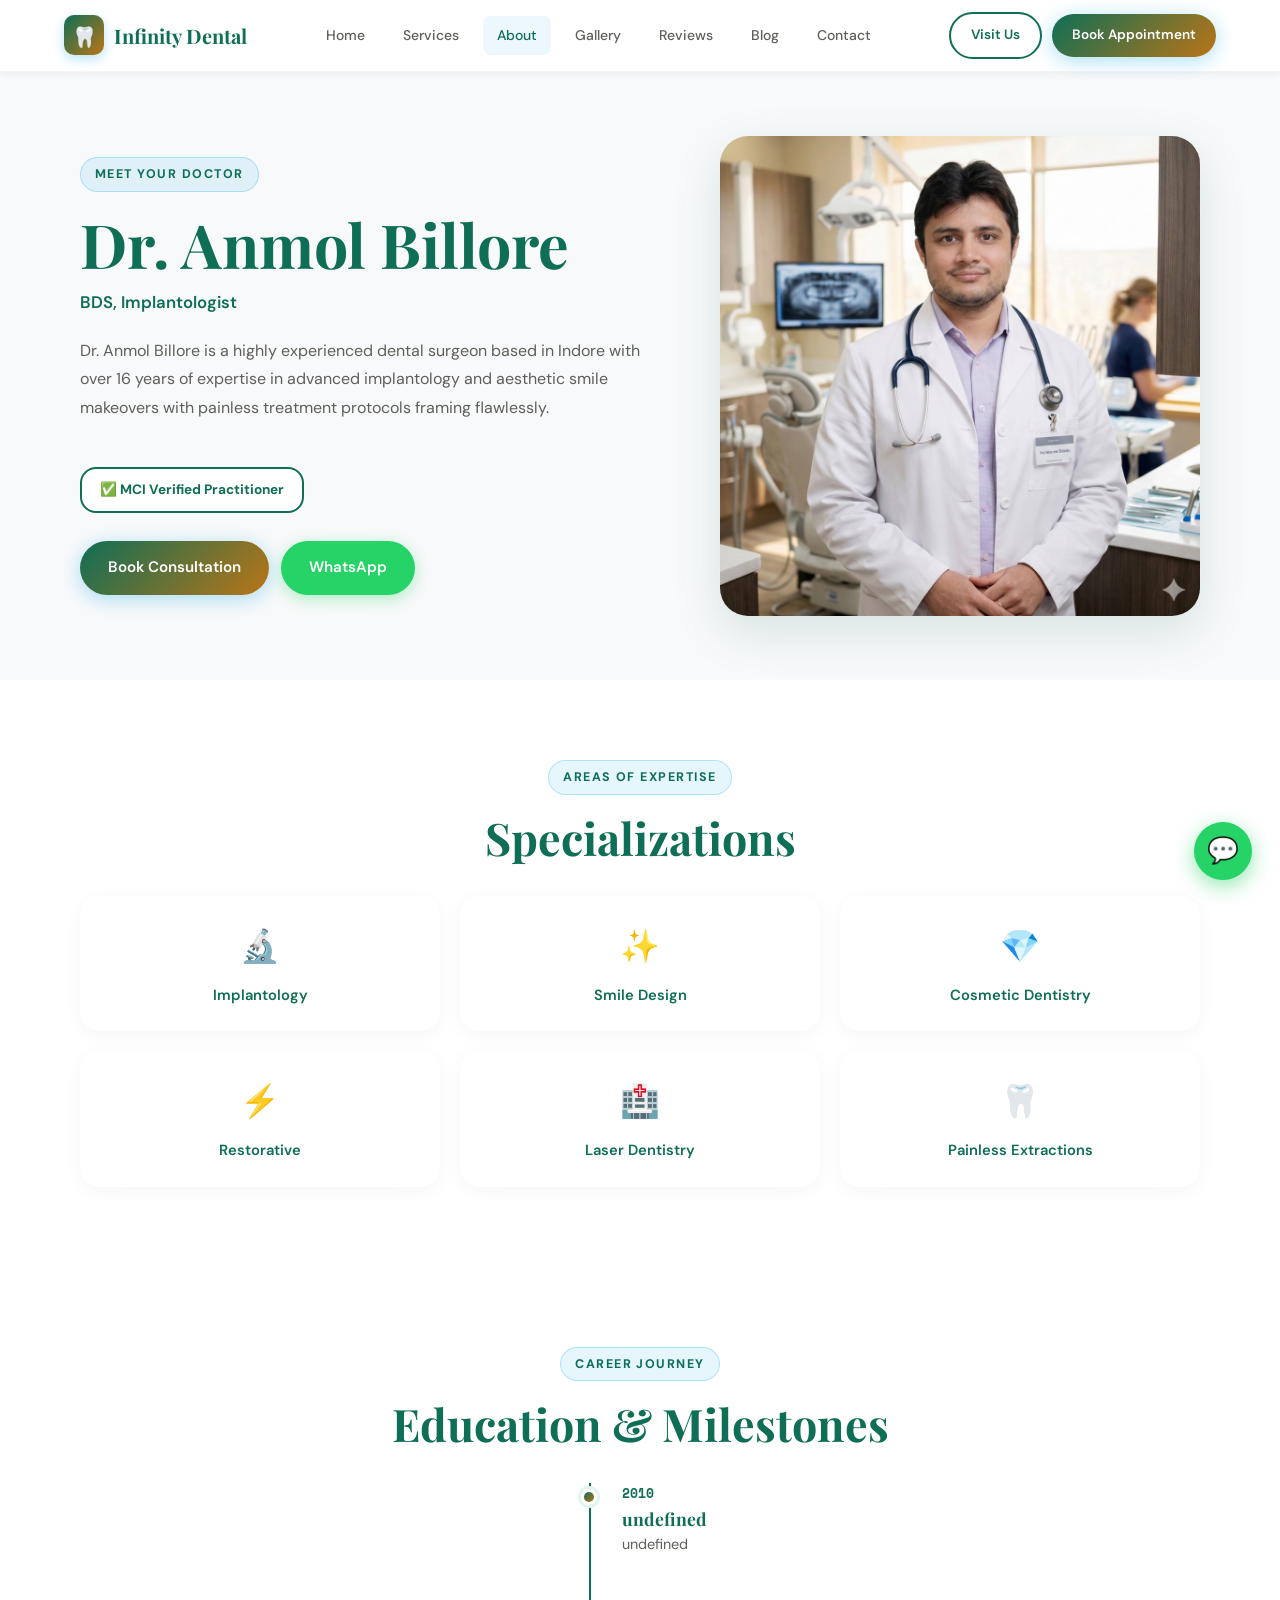
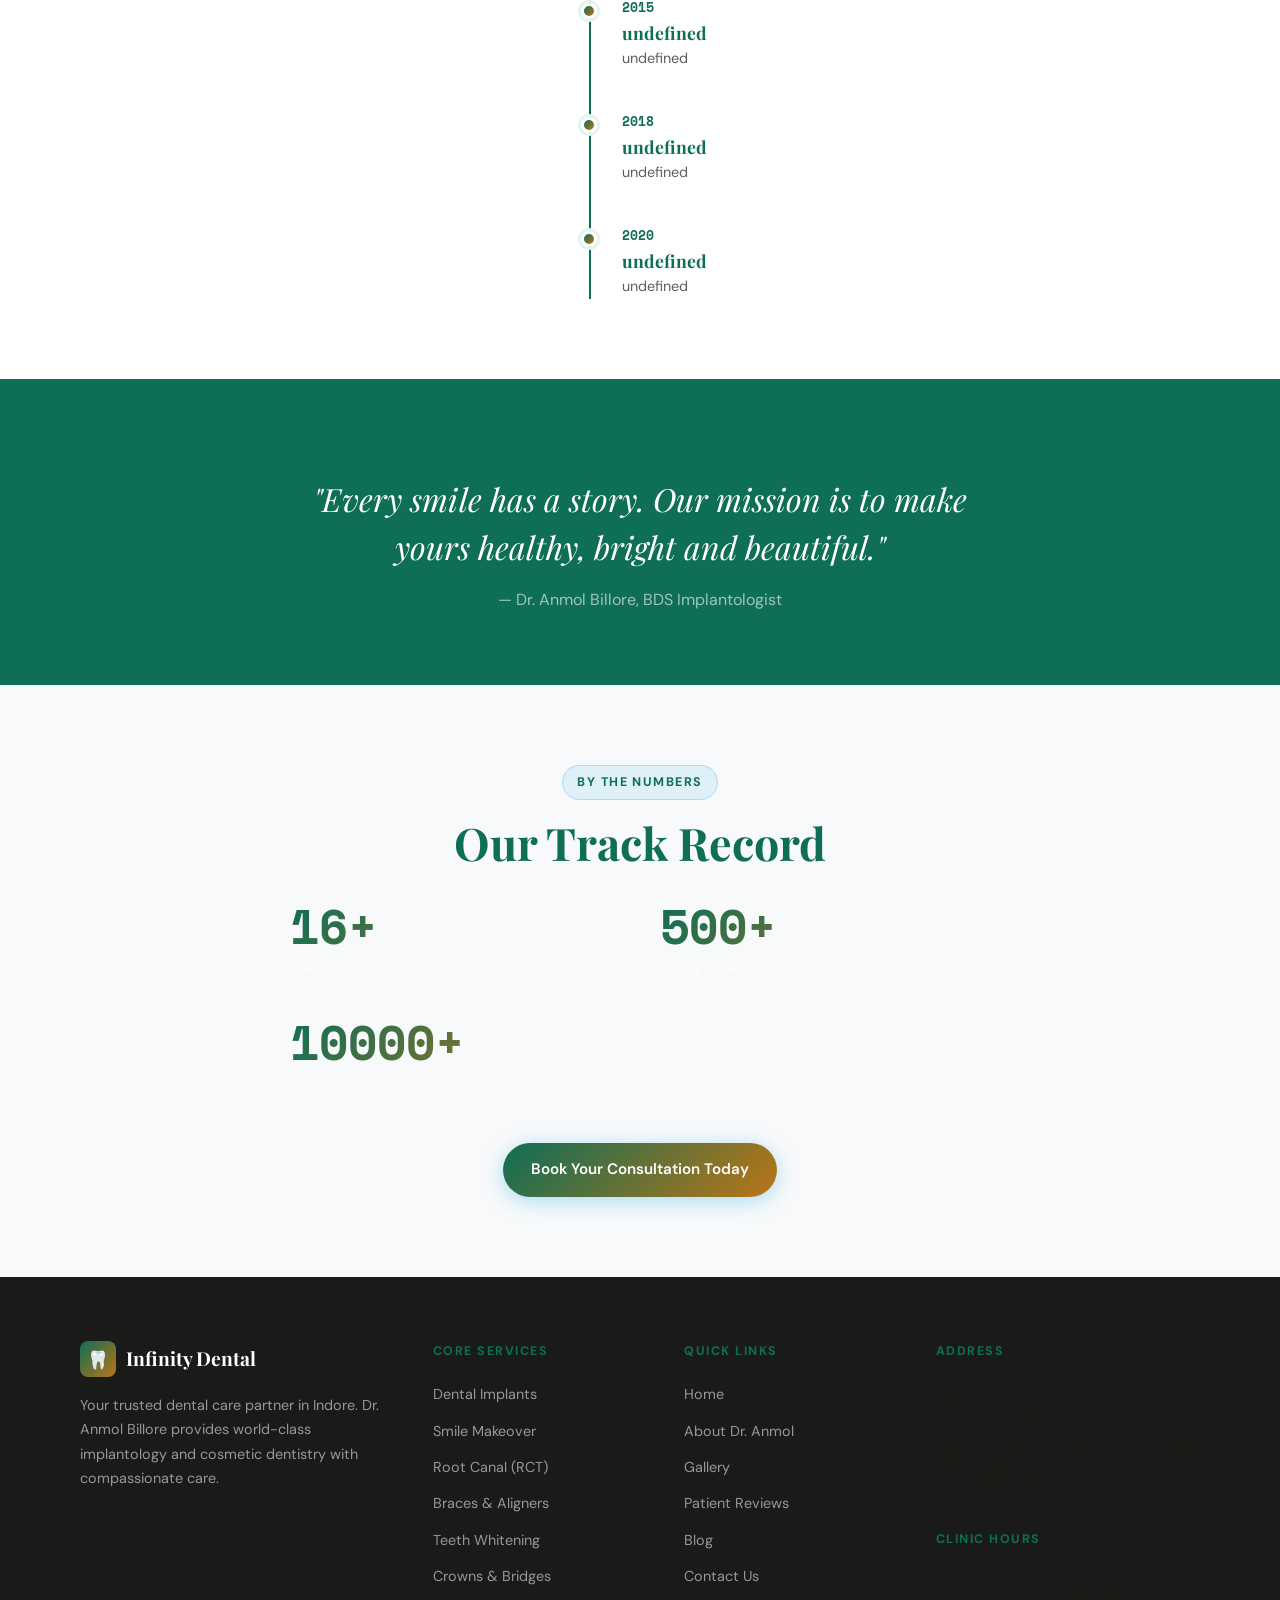
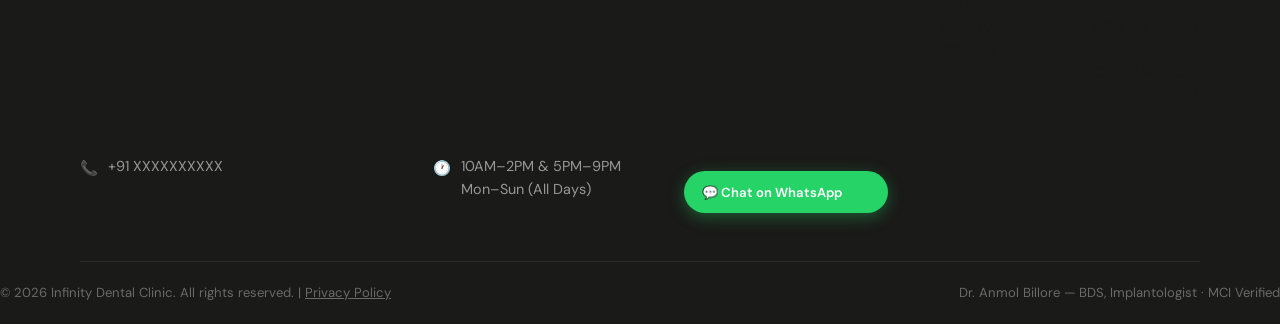
<file: about.html>
<!DOCTYPE html>
<html lang="en">
<head>
  <meta charset="UTF-8">
  <meta name="viewport" content="width=device-width, initial-scale=1.0">
  <title>About Dr. Anmol Billore | Infinity Dental Clinic Indore</title>
  <meta name="description" content="Learn about Dr. Anmol Billore, BDS Implantologist with 16+ years experience at Infinity Dental Clinic, Vijay Nagar Indore. MCI Verified.">
  <link rel="preconnect" href="https://fonts.googleapis.com">
  <link rel="preconnect" href="https://fonts.gstatic.com" crossorigin>
  <link href="https://fonts.googleapis.com/css2?family=Playfair+Display:ital,wght@0,700;1,700&family=DM+Sans:wght@300;400;500&family=Space+Mono:wght@400;700&display=swap" rel="stylesheet">
  <link rel="stylesheet" href="css/main.css">

  <script type="application/ld+json">
  {
    "@context": "https://schema.org",
    "@type": "Dentist",
    "name": "Infinity Dental Clinic",
    "description": "Expert dental implants and smile makeover clinic in Vijay Nagar, Indore. Dr. Anmol Billore — MCI Verified Implantologist with 16+ years experience.",
    "url": "https://dentalcheck.netlify.app",
    "telephone": "+91-XXXXXXXXXX",
    "email": "info@infinitydental.in",
    "address": {
      "@type": "PostalAddress",
      "streetAddress": "34, Scheme No. 54, Vijay Nagar",
      "addressLocality": "Indore",
      "addressRegion": "Madhya Pradesh",
      "postalCode": "452010",
      "addressCountry": "IN"
    },
    "geo": {
      "@type": "GeoCoordinates",
      "latitude": "22.7533",
      "longitude": "75.8937"
    },
    "openingHoursSpecification": [
      {
        "@type": "OpeningHoursSpecification",
        "dayOfWeek": ["Monday","Tuesday","Wednesday","Thursday","Friday","Saturday"],
        "opens": "09:00",
        "closes": "13:00"
      },
      {
        "@type": "OpeningHoursSpecification",
        "dayOfWeek": ["Monday","Tuesday","Wednesday","Thursday","Friday","Saturday"],
        "opens": "17:00",
        "closes": "21:00"
      },
      {
        "@type": "OpeningHoursSpecification",
        "dayOfWeek": ["Sunday"],
        "opens": "10:00",
        "closes": "13:00"
      }
    ],
    "aggregateRating": {
      "@type": "AggregateRating",
      "ratingValue": "4.9",
      "reviewCount": "200",
      "bestRating": "5"
    },
    "medicalSpecialty": "Dentistry",
    "availableService": [
      { "@type": "MedicalProcedure", "name": "Dental Implants" },
      { "@type": "MedicalProcedure", "name": "Smile Makeover" },
      { "@type": "MedicalProcedure", "name": "Root Canal Treatment" },
      { "@type": "MedicalProcedure", "name": "Teeth Whitening" }
    ]
  }
  </script>
</head>
<body>

  <!-- About Hero -->
  <section class="about-hero">
    <div class="container">
      <div class="about-hero-grid">
        <div class="about-hero-info anim-fade-up">
          <span class="section-label">Meet Your Doctor</span>
          <h1 id="about-name">Dr. Anmol Billore</h1>
          <p class="doctor-title" id="about-degree" style="color:var(--sky);font-weight:600;font-size:1.05rem;margin:8px 0 20px;">BDS, Implantologist</p>
          <p id="about-bio" style="line-height:1.8;margin-bottom:24px;"></p>
          <div class="mci-badge" id="mci-badge">✅ MCI Verified Practitioner</div>
          <div style="margin-top:28px;display:flex;gap:12px;flex-wrap:wrap;">
            <a href="contact.html#appointment" class="btn btn-primary" id="about-book-btn">Book Consultation</a>
            <a href="https://wa.me/91XXXXXXXXXX" target="_blank" rel="noopener" class="btn btn-whatsapp" id="about-wa-btn">WhatsApp</a>
          </div>
        </div>
        <div class="doctor-img-wrap anim-fade-up anim-delay-2">
          <img src="/images/dr-billore.jpg"
               id="about-img"
               alt="Dr. Anmol Billore — Implantologist"
               width="440" height="540"
               loading="lazy"
               style="border-radius:var(--radius-xl);">
        </div>
      </div>
    </div>
  </section>

  <!-- Specializations -->
  <section class="section" style="background:var(--white);">
    <div class="container">
      <div class="text-center mb-32">
        <span class="section-label">Areas of Expertise</span>
        <h2>Specializations</h2>
      </div>
      <div style="display:grid;grid-template-columns:repeat(3,1fr);gap:20px;" id="spec-grid">
        <ul class="specializations" style="grid-column: span 3; display: grid; grid-template-columns: 1fr 1fr; gap: 16px; margin: 0; padding: 0; list-style: none;">
          <li class="spec-item card" style="padding:24px;text-align:center;">
            <div style="font-size:2rem;margin-bottom:10px;"></div>
            <p style="font-weight:600;color:var(--deep);font-size:0.92rem;">Dental Implantology</p>
          </li>
          <li class="spec-item card" style="padding:24px;text-align:center;">
            <div style="font-size:2rem;margin-bottom:10px;"></div>
            <p style="font-weight:600;color:var(--deep);font-size:0.92rem;">Smile Design</p>
          </li>
          <li class="spec-item card" style="padding:24px;text-align:center;">
            <div style="font-size:2rem;margin-bottom:10px;"></div>
            <p style="font-weight:600;color:var(--deep);font-size:0.92rem;">Root Canal Treatment</p>
          </li>
          <li class="spec-item card" style="padding:24px;text-align:center;">
            <div style="font-size:2rem;margin-bottom:10px;"></div>
            <p style="font-weight:600;color:var(--deep);font-size:0.92rem;">Laser Dentistry</p>
          </li>
        </ul>
      </div>
    </div>
  </section>

  <!-- Timeline -->
  <section class="section timeline" aria-labelledby="timeline-heading">
    <div class="container">
      <div class="text-center mb-32">
        <span class="section-label">Career Journey</span>
        <h2 id="timeline-heading">Education &amp; Milestones</h2>
      </div>
      <div style="display:flex;justify-content:center;">
        <div id="about-timeline">
          <div class="timeline-list">
            <div class="timeline-item">
              <div class="timeline-dot"></div>
              <p class="year">2008</p>
              <h4>BDS</h4>
              <p>Premier Dental Institution</p>
            </div>
            <div class="timeline-item">
               <div class="timeline-dot"></div>
              <p class="year">2011</p>
              <h4>Advanced Implantology Training</h4>
              <p>Germany</p>
            </div>
            <div class="timeline-item">
              <div class="timeline-dot"></div>
              <p class="year">2012</p>
              <h4>Founded Infinity Dental Clinic</h4>
              <p>Vijay Nagar, Indore</p>
            </div>
            <div class="timeline-item">
              <div class="timeline-dot"></div>
              <p class="year">2016</p>
              <h4>Member</h4>
              <p>Indian Dental Association (IDA)</p>
            </div>
          </div>
        </div>
      </div>
    </div>
  </section>

  <!-- Quote Banner -->
  <section style="background:var(--deep);padding:72px 0;">
    <div class="container text-center">
      <div style="font-size:3rem;margin-bottom:24px;"></div>
      <blockquote style="font-family:'Playfair Display',serif;font-size:clamp(1.3rem,3vw,2rem);font-style:italic;color:var(--white);max-width:720px;margin:0 auto 16px;line-height:1.5;" id="about-quote">
        "Every smile deserves the best care."
      </blockquote>
      <p style="color:rgba(255,255,255,0.6);">— Dr. Anmol Billore, BDS Implantologist</p>
    </div>
  </section>

  <!-- Stats -->
  <section class="section" style="background:var(--mist);">
    <div class="container">
      <div class="text-center mb-32">
        <span class="section-label">By The Numbers</span>
        <h2>Our Track Record</h2>
      </div>
      <div class="stats-grid" id="about-stats" style="max-width:700px;margin:0 auto;">
        <div class="stat-item">
          <p class="stat-num">16+</p>
          <p>Years Experience</p>
        </div>
        <div class="stat-item">
          <p class="stat-num">500+</p>
          <p>Happy Patients</p>
        </div>
        <div class="stat-item">
          <p class="stat-num">10000+</p>
          <p>Treatments</p>
        </div>
      </div>
      <div class="text-center mt-48">
        <a href="contact.html#appointment" class="btn btn-primary" id="about-final-btn">Book Your Consultation Today</a>
      </div>
    </div>
  </section>

  <script src="js/main.js" defer></script>
  <script src="js/cms-bridge.js?v=1.6" defer></script>

  <!-- Mobile Sticky CTA Bar -->
  <div class="mobile-cta-bar">
    <a href="contact.html#appointment" class="btn-book">Book Appointment</a>
    <a href="https://wa.me/91XXXXXXXXXX" class="btn-wa">WhatsApp</a>
  </div>
</body>
</html>
</file>
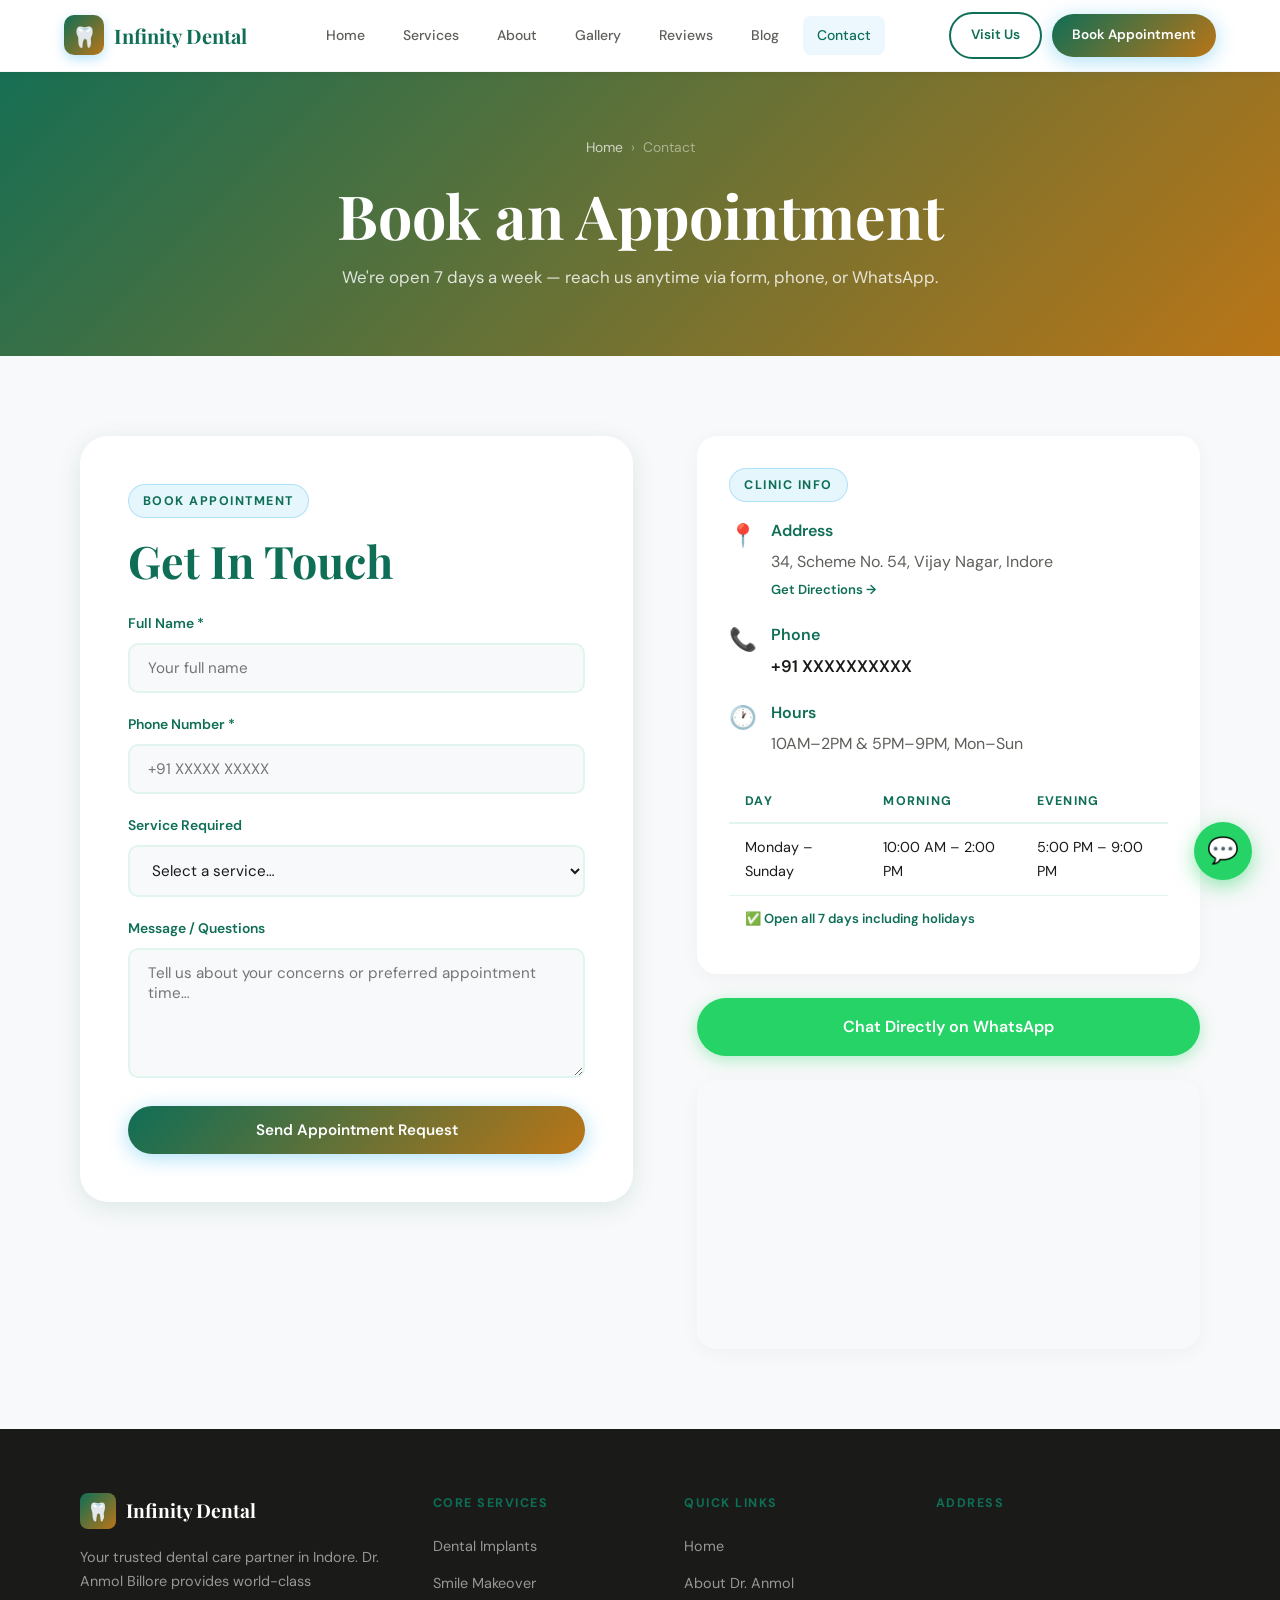
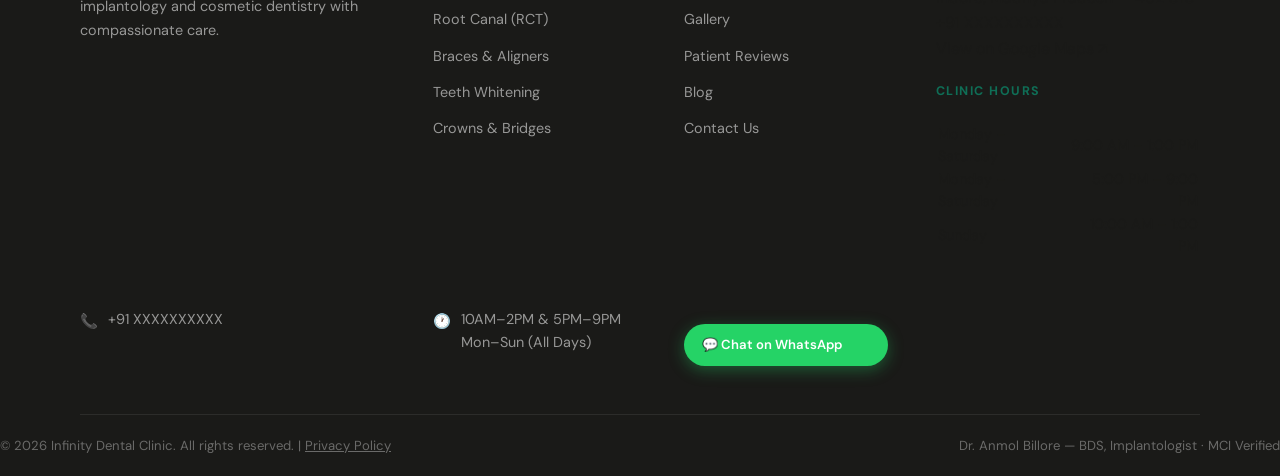
<file: contact.html>
<!DOCTYPE html>
<html lang="en">
<head>
  <meta charset="UTF-8">
  <meta name="viewport" content="width=device-width, initial-scale=1.0">
  <title>Book Appointment | Infinity Dental Clinic Vijay Nagar, Indore</title>
  <meta name="description" content="Contact Infinity Dental Clinic in Vijay Nagar, Indore. Book an appointment with Dr. Anmol Billore — +91 XXXXXXXXXX. Open Mon–Sun 10AM–2PM & 5PM–9PM.">
  <link rel="preconnect" href="https://fonts.googleapis.com">
  <link rel="preconnect" href="https://fonts.gstatic.com" crossorigin>
  <link href="https://fonts.googleapis.com/css2?family=Playfair+Display:ital,wght@0,700;1,700&family=DM+Sans:wght@300;400;500&family=Space+Mono:wght@400;700&display=swap" rel="stylesheet">
  <link rel="stylesheet" href="css/main.css">

  <script type="application/ld+json">
  {
    "@context": "https://schema.org",
    "@type": "Dentist",
    "name": "Infinity Dental Clinic",
    "description": "Expert dental implants and smile makeover clinic in Vijay Nagar, Indore. Dr. Anmol Billore — MCI Verified Implantologist with 16+ years experience.",
    "url": "https://dentalcheck.netlify.app",
    "telephone": "+91-XXXXXXXXXX",
    "email": "info@infinitydental.in",
    "address": {
      "@type": "PostalAddress",
      "streetAddress": "34, Scheme No. 54, Vijay Nagar",
      "addressLocality": "Indore",
      "addressRegion": "Madhya Pradesh",
      "postalCode": "452010",
      "addressCountry": "IN"
    },
    "geo": {
      "@type": "GeoCoordinates",
      "latitude": "22.7533",
      "longitude": "75.8937"
    },
    "openingHoursSpecification": [
      {
        "@type": "OpeningHoursSpecification",
        "dayOfWeek": ["Monday","Tuesday","Wednesday","Thursday","Friday","Saturday"],
        "opens": "09:00",
        "closes": "13:00"
      },
      {
        "@type": "OpeningHoursSpecification",
        "dayOfWeek": ["Monday","Tuesday","Wednesday","Thursday","Friday","Saturday"],
        "opens": "17:00",
        "closes": "21:00"
      },
      {
        "@type": "OpeningHoursSpecification",
        "dayOfWeek": ["Sunday"],
        "opens": "10:00",
        "closes": "13:00"
      }
    ],
    "aggregateRating": {
      "@type": "AggregateRating",
      "ratingValue": "4.9",
      "reviewCount": "200",
      "bestRating": "5"
    },
    "medicalSpecialty": "Dentistry",
    "availableService": [
      { "@type": "MedicalProcedure", "name": "Dental Implants" },
      { "@type": "MedicalProcedure", "name": "Smile Makeover" },
      { "@type": "MedicalProcedure", "name": "Root Canal Treatment" },
      { "@type": "MedicalProcedure", "name": "Teeth Whitening" }
    ]
  }
  </script>
</head>
<body>

  <!-- Page Hero -->
  <section class="page-hero" id="main-content">
    <div class="container">
      <div class="breadcrumb">
        <a href="index.html">Home</a>
        <span>›</span>
        <span>Contact</span>
      </div>
      <h1>Book an Appointment</h1>
      <p>We're open 7 days a week — reach us anytime via form, phone, or WhatsApp.</p>
    </div>
  </section>

  <!-- Contact Section -->
  <section class="section" style="background:var(--mist);">
    <div class="container">
      <div class="contact-grid">

        <!-- FORM -->
        <div id="appointment">
          <div class="contact-form-wrap">
            <span class="section-label" style="margin-bottom:16px;">Book Appointment</span>
            <h2 style="margin-bottom:24px;">Get In Touch</h2>

            <form id="contact-form" novalidate onsubmit="handleFormSubmit(event)">
              <div class="form-group">
                <label class="form-label" for="name">Full Name *</label>
                <input class="form-control" type="text" id="name" name="name"
                       placeholder="Your full name" required autocomplete="name">
              </div>

              <div class="form-group">
                <label class="form-label" for="phone">Phone Number *</label>
                <input class="form-control" type="tel" id="phone" name="phone"
                       placeholder="+91 XXXXX XXXXX" required autocomplete="tel">
              </div>

              <div class="form-group">
                <label class="form-label" for="service">Service Required</label>
                <select class="form-control" id="service" name="service">
                  <option value="">Select a service…</option>
                  <option>Dental Implants</option>
                  <option>Smile Makeover</option>
                  <option>Root Canal (RCT)</option>
                  <option>Teeth Whitening</option>
                  <option>Braces / Aligners</option>
                  <option>Crowns &amp; Bridges</option>
                  <option>Veneers</option>
                  <option>Scaling &amp; Cleaning</option>
                  <option>Consultation Only</option>
                  <option>Other</option>
                </select>
              </div>

              <div class="form-group">
                <label class="form-label" for="message">Message / Questions</label>
                <textarea class="form-control" id="message" name="message"
                          placeholder="Tell us about your concerns or preferred appointment time…"></textarea>
              </div>

              <button type="submit" class="btn btn-primary" style="width:100%;justify-content:center;" id="submit-btn">
                 Send Appointment Request
              </button>
            </form>
          </div>
        </div>

        <!-- INFO -->
        <div>
          <!-- Contact Info -->
          <div class="card" style="padding:32px;margin-bottom:24px;">
            <span class="section-label" style="margin-bottom:16px;">Clinic Info</span>

            <div style="display:flex;flex-direction:column;gap:20px;">
              <div style="display:flex;gap:14px;align-items:flex-start;">
                <span style="font-size:1.4rem;flex-shrink:0;">📍</span>
                <div>
                  <p style="font-weight:600;color:var(--deep);margin-bottom:4px;">Address</p>
                  <p id="contact-address">34, Scheme No. 54, Vijay Nagar, Indore</p>
                  <a href="https://maps.google.com/?q=34,+Scheme+No.+54,+Vijay+Nagar,+Indore"
                     target="_blank" rel="noopener"
                     style="font-size:0.82rem;color:var(--sky);font-weight:600;margin-top:4px;display:inline-block;">
                    Get Directions →
                  </a>
                </div>
              </div>

              <div style="display:flex;gap:14px;align-items:flex-start;">
                <span style="font-size:1.4rem;flex-shrink:0;">📞</span>
                <div>
                  <p style="font-weight:600;color:var(--deep);margin-bottom:4px;">Phone</p>
                  <a href="tel:+91XXXXXXXXXX" id="contact-phone-link"
                     style="font-weight:600;color:var(--ink);font-size:1.05rem;">
                    <span id="contact-phone">+91 XXXXXXXXXX</span>
                  </a>
                </div>
              </div>

              <div style="display:flex;gap:14px;align-items:flex-start;">
                <span style="font-size:1.4rem;flex-shrink:0;">🕐</span>
                <div>
                  <p style="font-weight:600;color:var(--deep);margin-bottom:4px;">Hours</p>
                  <p id="contact-hours">10AM–2PM &amp; 5PM–9PM, Mon–Sun</p>
                </div>
              </div>
            </div>

            <!-- Hours Table -->
            <div style="margin-top:24px;">
              <table class="hours-table">
                <thead>
                  <tr><th>Day</th><th>Morning</th><th>Evening</th></tr>
                </thead>
                <tbody>
                  <tr><td>Monday – Sunday</td><td>10:00 AM – 2:00 PM</td><td>5:00 PM – 9:00 PM</td></tr>
                  <tr><td colspan="3" style="color:var(--teal);font-size:0.82rem;font-weight:600;">✅ Open all 7 days including holidays</td></tr>
                </tbody>
              </table>
            </div>
          </div>

          <!-- WhatsApp button -->
          <a href="https://wa.me/91XXXXXXXXXX" target="_blank" rel="noopener"
             class="btn btn-whatsapp" id="contact-wa-btn"
             style="width:100%;justify-content:center;font-size:1rem;padding:16px;margin-bottom:24px;">
             Chat Directly on WhatsApp
          </a>

          <!-- Map -->
          <div class="map-embed" id="map-embed">
            <iframe
              src="https://www.google.com/maps/embed?pb=!1m18!1m12!1m3!1d29433.96041088!2d75.8627!3d22.7196!2m3!1f0!2f0!3f0!3m2!1i1024!2i768!4f13.1!3m3!1m2!1s0x3962fd0b2e3f4141%3A0x8d0f9d4c498f3bf4!2sVijay%20Nagar%2C%20Indore%2C%20Madhya%20Pradesh!5e0!3m2!1sen!2sin!4v1710000000000!5m2!1sen!2sin"
              width="100%" height="260" style="border:0;" allowfullscreen loading="lazy"
              referrerpolicy="no-referrer-when-downgrade" title="Infinity Dental Clinic Location">
            </iframe>
          </div>
        </div>

      </div>
    </div>
  </section>

  <script src="js/main.js" defer></script>
  <script src="js/cms-bridge.js?v=1.6" defer></script>
  <script defer>
    function handleFormSubmit(e) {
      e.preventDefault();
      const name    = document.getElementById('name').value.trim();
      const phone   = document.getElementById('phone').value.trim();
      const service = document.getElementById('service').value;
      const message = document.getElementById('message').value.trim();

      if (!name || !phone) {
        if (window.InfinityDental) {
          window.InfinityDental.showToast('Please fill in your name and phone number.', 'error');
        }
        return;
      }

      // Build WhatsApp message
      const text = encodeURIComponent(
        `Hi! I'd like to book an appointment at Infinity Dental Clinic.\n\n` +
        `Name: ${name}\nPhone: ${phone}` +
        (service ? `\nService: ${service}` : '') +
        (message ? `\n\nMessage: ${message}` : '')
      );

      window.open(`https://wa.me/91XXXXXXXXXX?text=${text}`, '_blank');

      if (window.InfinityDental) {
        window.InfinityDental.showToast('Redirecting to WhatsApp…', 'success');
      }

      e.target.reset();
    }
  </script>

  <!-- Mobile Sticky CTA Bar -->
  <div class="mobile-cta-bar">
    <a href="contact.html#appointment" class="btn-book">Book Appointment</a>
    <a href="https://wa.me/91XXXXXXXXXX" class="btn-wa">WhatsApp</a>
  </div>
</body>
</html>
</file>
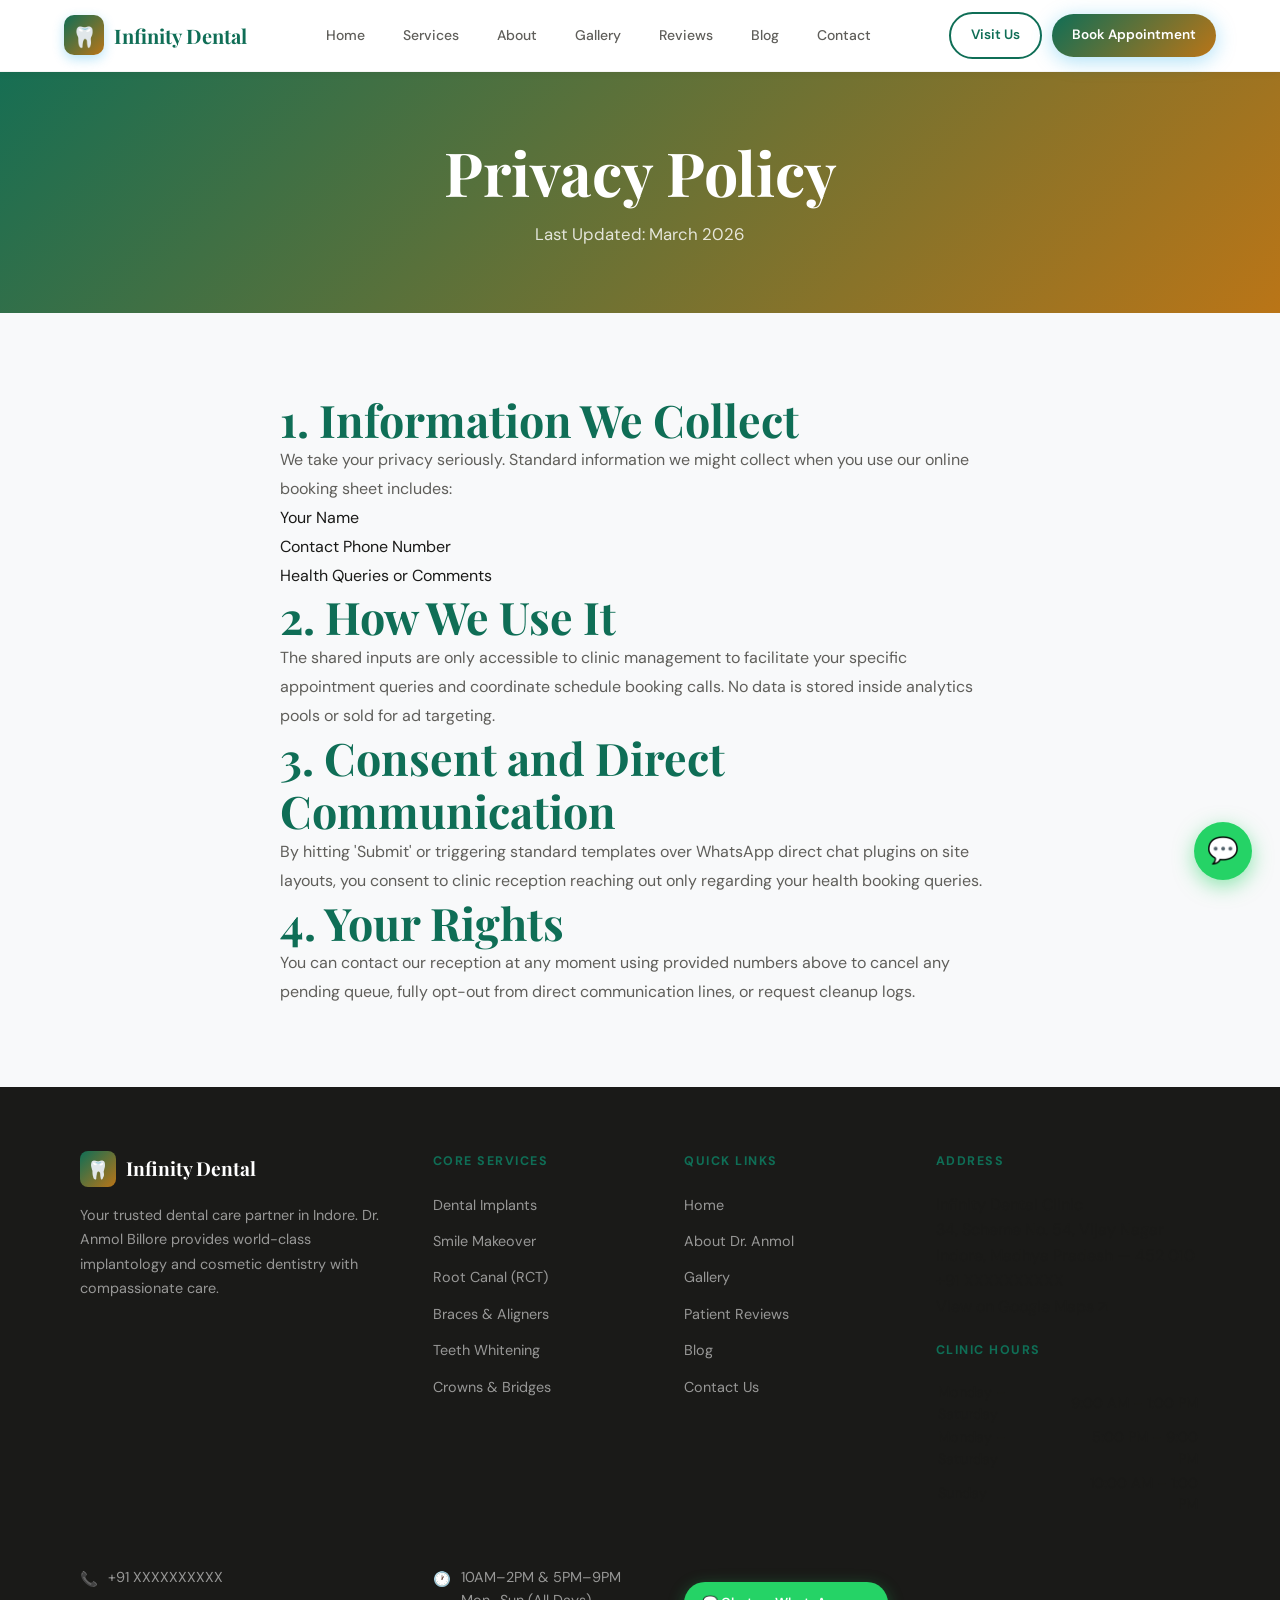
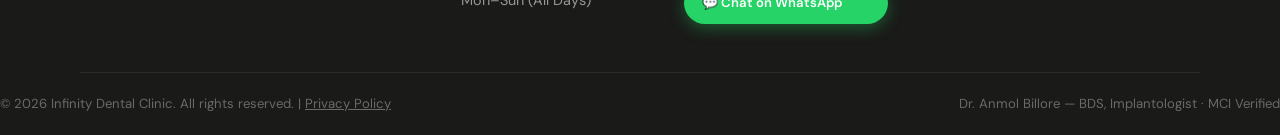
<file: privacy-policy.html>
<!DOCTYPE html>
<html lang="en">
<head>
  <meta charset="UTF-8">
  <meta name="viewport" content="width=device-width, initial-scale=1.0">
  <title>Privacy Policy | Infinity Dental Clinic Indore</title>
  <link rel="stylesheet" href="css/main.css">
</head>
<body>
  <section class="page-hero" id="main-content">
    <div class="container">
      <h1>Privacy Policy</h1>
      <p>Last Updated: March 2026</p>
    </div>
  </section>

  <section class="section">
    <div class="container" style="max-width:800px;line-height:1.8;">
      <h2>1. Information We Collect</h2>
      <p>We take your privacy seriously. Standard information we might collect when you use our online booking sheet includes:</p>
      <ul>
        <li>Your Name</li>
        <li>Contact Phone Number</li>
        <li>Health Queries or Comments</li>
      </ul>

      <h2>2. How We Use It</h2>
      <p>The shared inputs are only accessible to clinic management to facilitate your specific appointment queries and coordinate schedule booking calls. No data is stored inside analytics pools or sold for ad targeting.</p>

      <h2>3. Consent and Direct Communication</h2>
      <p>By hitting 'Submit' or triggering standard templates over WhatsApp direct chat plugins on site layouts, you consent to clinic reception reaching out only regarding your health booking queries.</p>

      <h2>4. Your Rights</h2>
      <p>You can contact our reception at any moment using provided numbers above to cancel any pending queue, fully opt-out from direct communication lines, or request cleanup logs.</p>
    </div>
  </section>

  <script src="js/main.js" defer></script>

  <!-- Mobile Sticky CTA Bar -->
  <div class="mobile-cta-bar">
    <a href="contact.html#appointment" class="btn-book">Book Appointment</a>
    <a href="https://wa.me/91XXXXXXXXXX" class="btn-wa">WhatsApp</a>
  </div>
</body>
</html>
</file>
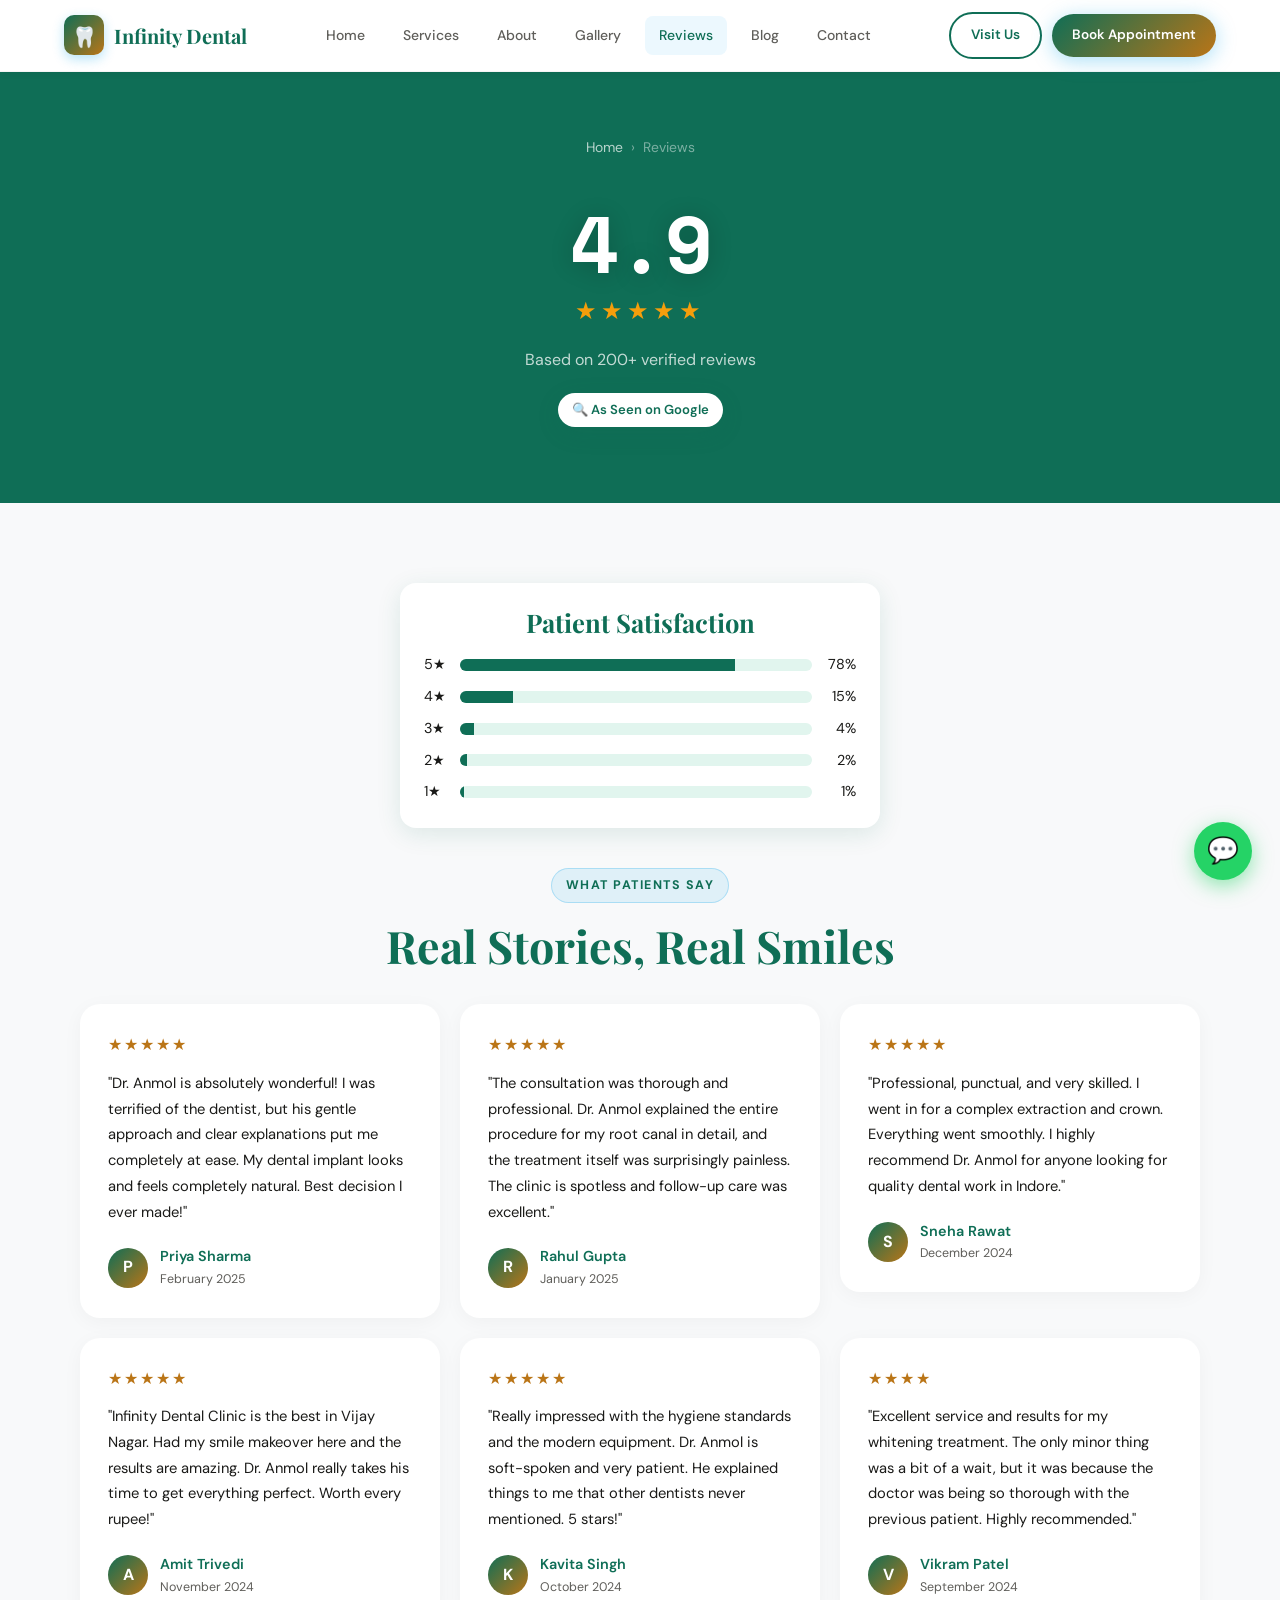
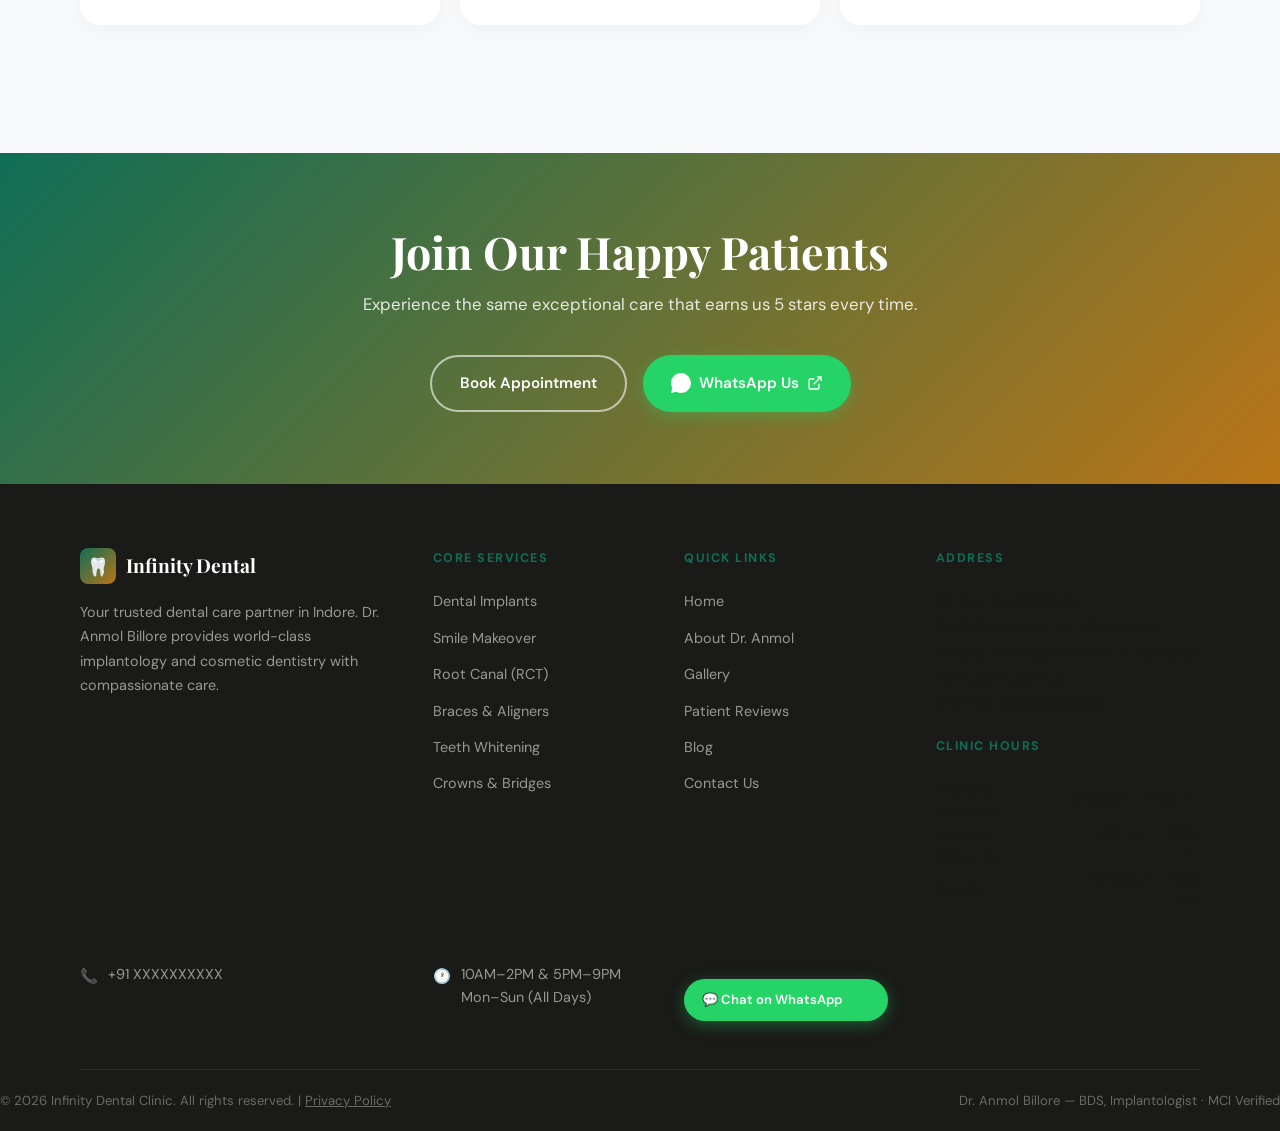
<file: reviews.html>
<!DOCTYPE html>
<html lang="en">
<head>
  <meta charset="UTF-8">
  <meta name="viewport" content="width=device-width, initial-scale=1.0">
  <title>Patient Reviews | Infinity Dental Clinic Indore — 4.9★ Google Rating</title>
  <meta name="description" content="Real patient reviews for Infinity Dental Clinic, Indore. 4.9 star Google rating, 200+ happy patients share their experience with Dr. Anmol Billore.">
  <link rel="preconnect" href="https://fonts.googleapis.com">
  <link rel="preconnect" href="https://fonts.gstatic.com" crossorigin>
  <link href="https://fonts.googleapis.com/css2?family=Playfair+Display:ital,wght@0,700;1,700&family=DM+Sans:wght@300;400;500&family=Space+Mono:wght@400;700&display=swap" rel="stylesheet">
  <link rel="stylesheet" href="css/main.css">

  <script type="application/ld+json">
  {
    "@context": "https://schema.org",
    "@type": "Dentist",
    "name": "Infinity Dental Clinic",
    "description": "Expert dental implants and smile makeover clinic in Vijay Nagar, Indore. Dr. Anmol Billore — MCI Verified Implantologist with 16+ years experience.",
    "url": "https://dentalcheck.netlify.app",
    "telephone": "+91-XXXXXXXXXX",
    "email": "info@infinitydental.in",
    "address": {
      "@type": "PostalAddress",
      "streetAddress": "34, Scheme No. 54, Vijay Nagar",
      "addressLocality": "Indore",
      "addressRegion": "Madhya Pradesh",
      "postalCode": "452010",
      "addressCountry": "IN"
    },
    "geo": {
      "@type": "GeoCoordinates",
      "latitude": "22.7533",
      "longitude": "75.8937"
    },
    "openingHoursSpecification": [
      {
        "@type": "OpeningHoursSpecification",
        "dayOfWeek": ["Monday","Tuesday","Wednesday","Thursday","Friday","Saturday"],
        "opens": "09:00",
        "closes": "13:00"
      },
      {
        "@type": "OpeningHoursSpecification",
        "dayOfWeek": ["Monday","Tuesday","Wednesday","Thursday","Friday","Saturday"],
        "opens": "17:00",
        "closes": "21:00"
      },
      {
        "@type": "OpeningHoursSpecification",
        "dayOfWeek": ["Sunday"],
        "opens": "10:00",
        "closes": "13:00"
      }
    ],
    "aggregateRating": {
      "@type": "AggregateRating",
      "ratingValue": "4.9",
      "reviewCount": "200",
      "bestRating": "5"
    },
    "medicalSpecialty": "Dentistry",
    "availableService": [
      { "@type": "MedicalProcedure", "name": "Dental Implants" },
      { "@type": "MedicalProcedure", "name": "Smile Makeover" },
      { "@type": "MedicalProcedure", "name": "Root Canal Treatment" },
      { "@type": "MedicalProcedure", "name": "Teeth Whitening" }
    ]
  }
  </script>
</head>
<body>

  <!-- Reviews Hero -->
  <section class="page-hero" id="main-content" style="background:var(--deep);padding-bottom:0;">
    <div class="container">
      <div class="breadcrumb" style="margin-bottom:12px;">
        <a href="index.html">Home</a>
        <span>›</span>
        <span>Reviews</span>
      </div>
    </div>
    <div class="reviews-hero-inner">
      <div class="big-rating">4.9</div>
      <div class="stars-lg">★★★★★</div>
      <p style="color:rgba(255,255,255,0.75);font-size:1rem;margin:8px 0 16px;">Based on 200+ verified reviews</p>
      <span class="badge badge-white" style="margin-bottom:40px;">🔍 As Seen on Google</span>
    </div>
  </section>

  <!-- Reviews Grid -->
  <section class="section" style="background:var(--mist);">
    <div class="container">
      <div class="text-center mb-32">
        <span class="section-label">What Patients Say</span>
        <h2>Real Stories, Real Smiles</h2>
      </div>

      <div class="reviews-grid" id="reviews-grid">
        <div class="review-card">
          <div class="stars" role="img" aria-label="5 out of 5 stars">★★★★★</div>
          <p class="review-text">"Dr. Anmol is very patient and explained everything clearly. My implant looks completely natural. Highly recommend Infinity Dental Clinic!"</p>
          <div class="review-meta">
            <span class="reviewer-name">Priya S.</span>
            <span class="treatment">Dental Implant</span>
            <span class="date">January 2026</span>
          </div>
        </div>
        <div class="review-card">
          <div class="stars" role="img" aria-label="5 out of 5 stars">★★★★★</div>
          <p class="review-text">"Best dental experience I've had. The staff is very friendly and the treatment was painless. Highly recommend to everyone in Indore."</p>
          <div class="review-meta">
            <span class="reviewer-name">Rahul M.</span>
            <span class="treatment">Root Canal</span>
            <span class="date">February 2026</span>
          </div>
        </div>
        <div class="review-card">
          <div class="stars" role="img" aria-label="5 out of 5 stars">★★★★★</div>
          <p class="review-text">"Got my teeth whitened here and the results are amazing. My smile is much brighter now. Thank you Dr. Anmol!"</p>
          <div class="review-meta">
            <span class="reviewer-name">Sneha P.</span>
            <span class="treatment">Teeth Whitening</span>
            <span class="date">February 2026</span>
          </div>
        </div>
        <div class="review-card">
          <div class="stars" role="img" aria-label="5 out of 5 stars">★★★★★</div>
          <p class="review-text">"Professional, hygienic, and highly skilled team. They use the latest technology and ensure maximum comfort during the procedure."</p>
          <div class="review-meta">
            <span class="reviewer-name">Amit K.</span>
            <span class="treatment">Checkup</span>
            <span class="date">March 2026</span>
          </div>
        </div>
        <div class="review-card">
          <div class="stars" role="img" aria-label="5 out of 5 stars">★★★★★</div>
          <p class="review-text">"My smile makeover exceeded my expectations. Dr. Billore is a true artist when it comes to cosmetic dentistry."</p>
          <div class="review-meta">
            <span class="reviewer-name">Pooja V.</span>
            <span class="treatment">Smile Makeover</span>
            <span class="date">March 2026</span>
          </div>
        </div>
        <div class="review-card">
          <div class="stars" role="img" aria-label="4 out of 5 stars">★★★★☆</div>
          <p class="review-text">"Very good service, clean clinic format, and transparent pricing. I feel safe bringing my family here."</p>
          <div class="review-meta">
            <span class="reviewer-name">Rohan D.</span>
            <span class="treatment">Consultation</span>
            <span class="date">March 2026</span>
          </div>
        </div>
      </div>

      <div class="text-center mt-48">
        <button class="btn btn-ghost" id="load-more-reviews">Load More Reviews</button>
      </div>
    </div>
  </section>

  <!-- CTA -->
  <section class="cta-banner">
    <div class="container">
      <h2>Join Our Happy Patients</h2>
      <p>Experience the same exceptional care that earns us 5 stars every time.</p>
      <div class="cta-actions">
        <a href="contact.html#appointment" class="btn btn-ghost-white" id="rev-book-btn">Book Appointment</a>
        <a href="https://wa.me/91XXXXXXXXXX" target="_blank" rel="noopener" class="btn btn-whatsapp" id="rev-wa-btn" aria-label="Chat on WhatsApp (opens WhatsApp app)" rel="noopener noreferrer" target="_blank">
  <svg aria-hidden="true" width="20" height="20" viewBox="0 0 24 24" fill="currentColor"><path d="M11.996 0C5.372 0 0 5.372 0 11.996c0 2.126.549 4.12 1.554 5.865L.012 24l6.324-1.523A11.936 11.936 0 0 0 11.996 24c6.623 0 11.996-5.372 11.996-11.996h-.002A11.996 11.996 0 0 0 11.996 0z" /></svg>
  WhatsApp Us
  <svg aria-hidden="true" class="external-icon" width="16" height="16" viewBox="0 0 24 24" fill="none" stroke="currentColor" stroke-width="2"><path d="M18 13v6a2 2 0 0 1-2 2H5a2 2 0 0 1-2-2V8a2 2 0 0 1 2-2h6"></path><polyline points="15 3 21 3 21 9"></polyline><line x1="10" y1="14" x2="21" y2="3"></line></svg>
</a>
      </div>
    </div>
  </section>

  <script src="js/main.js" defer></script>
  <script src="js/cms-bridge.js?v=1.6" defer></script>

  <!-- Mobile Sticky CTA Bar -->
  <div class="mobile-cta-bar">
    <a href="contact.html#appointment" class="btn-book">Book Appointment</a>
    <a href="https://wa.me/91XXXXXXXXXX" class="btn-wa">WhatsApp</a>
  </div>
</body>
</html>
</file>
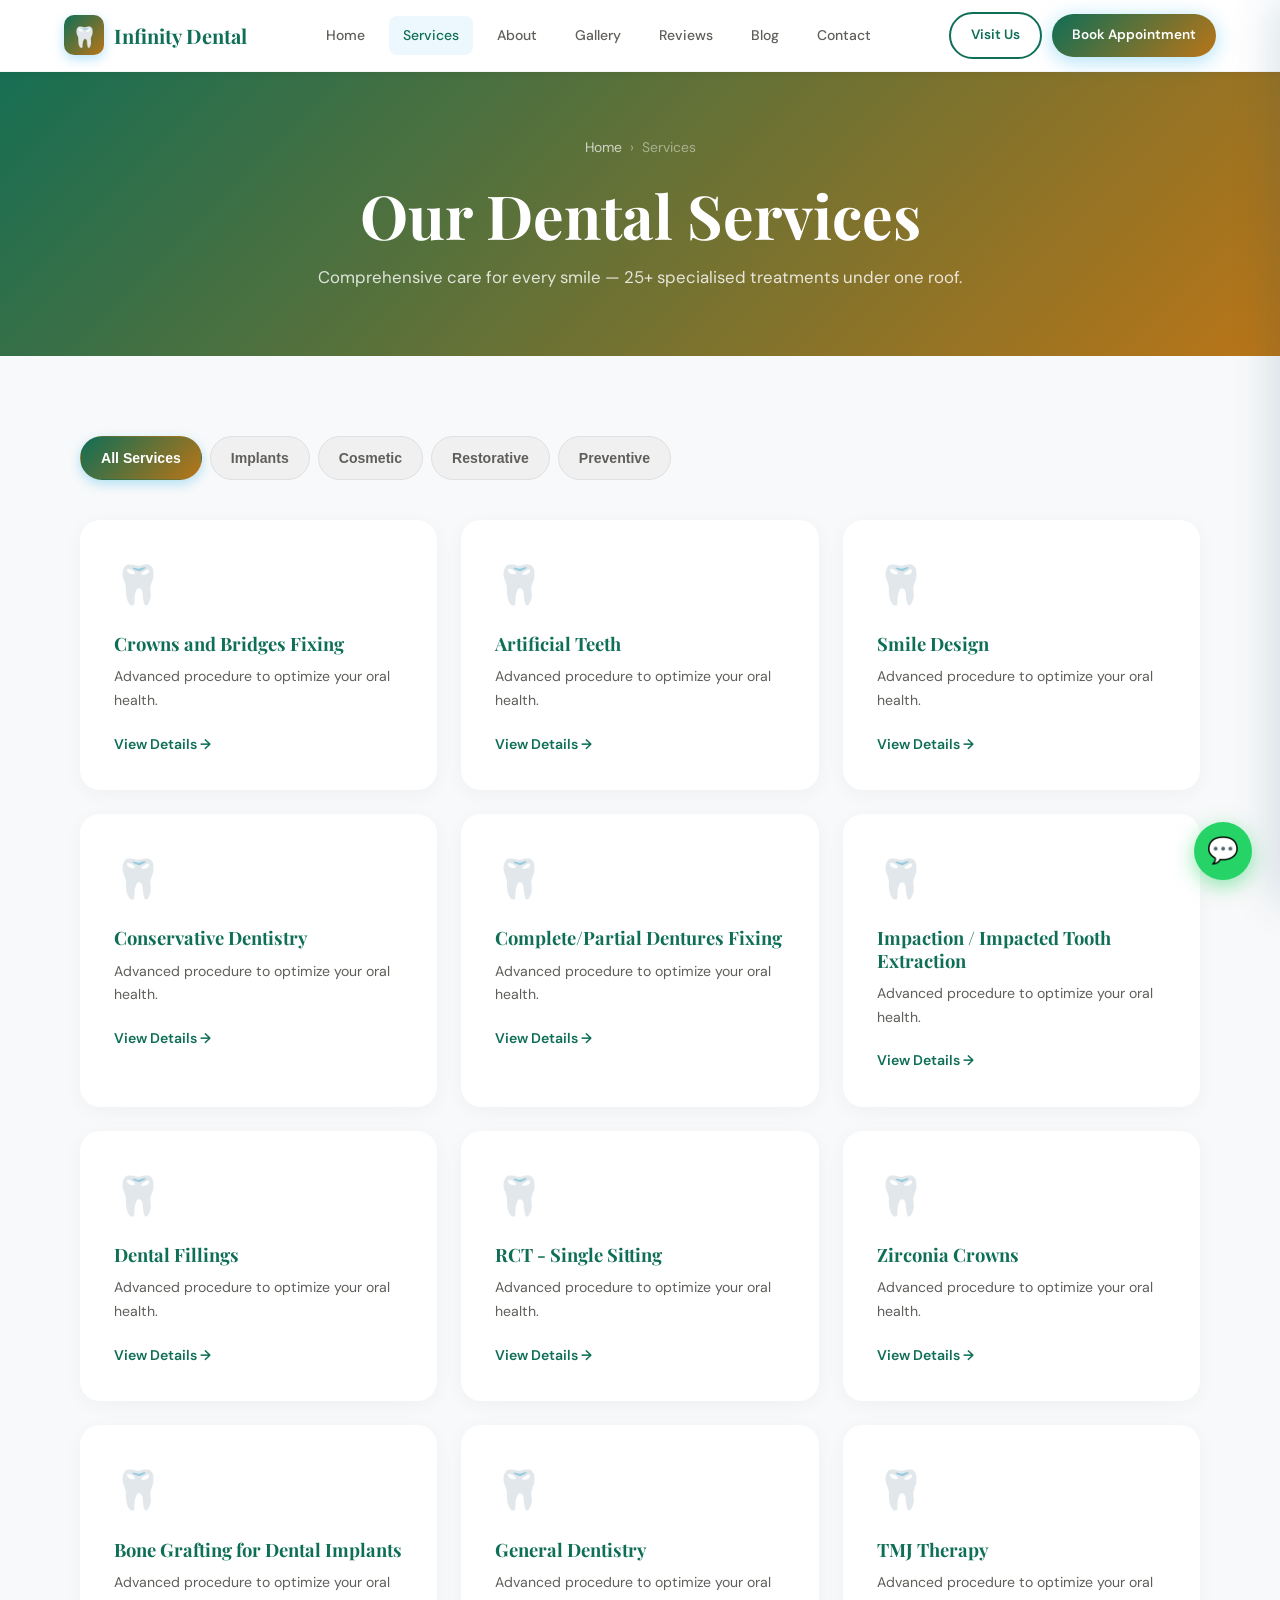
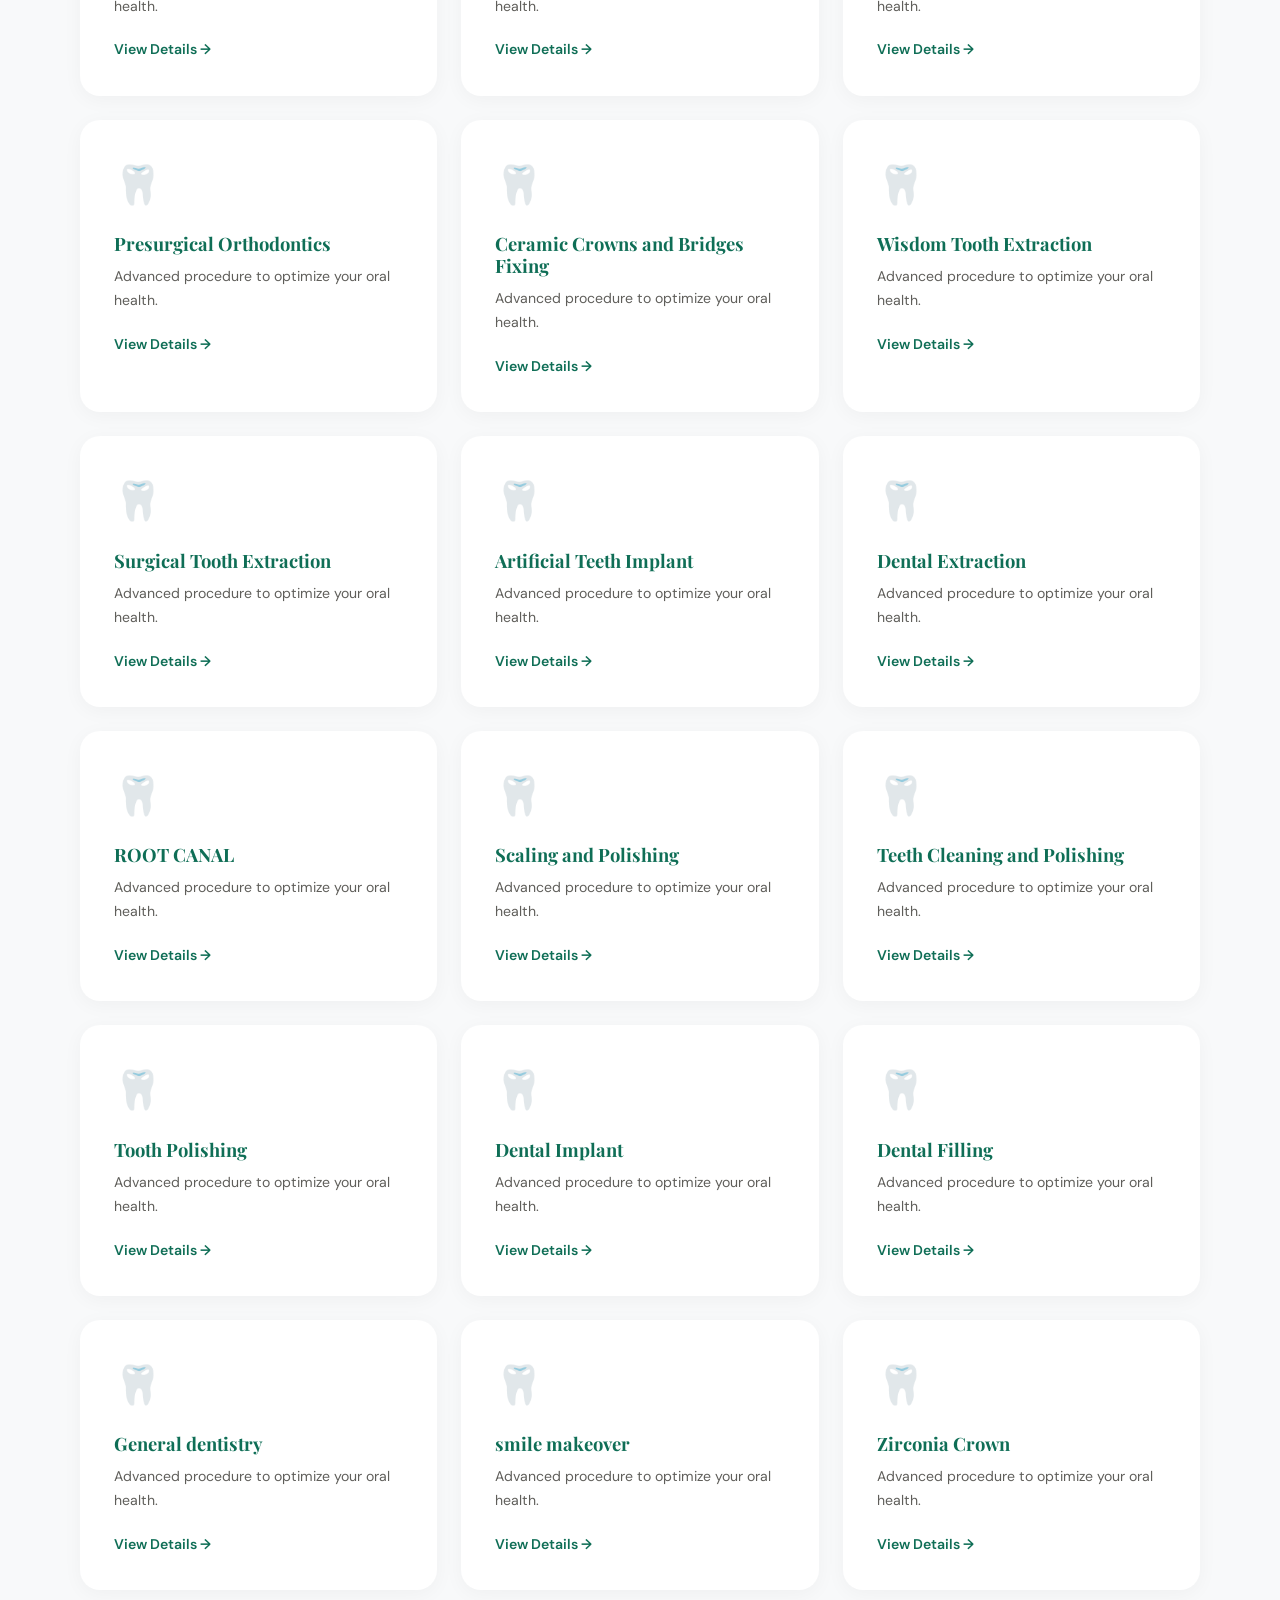
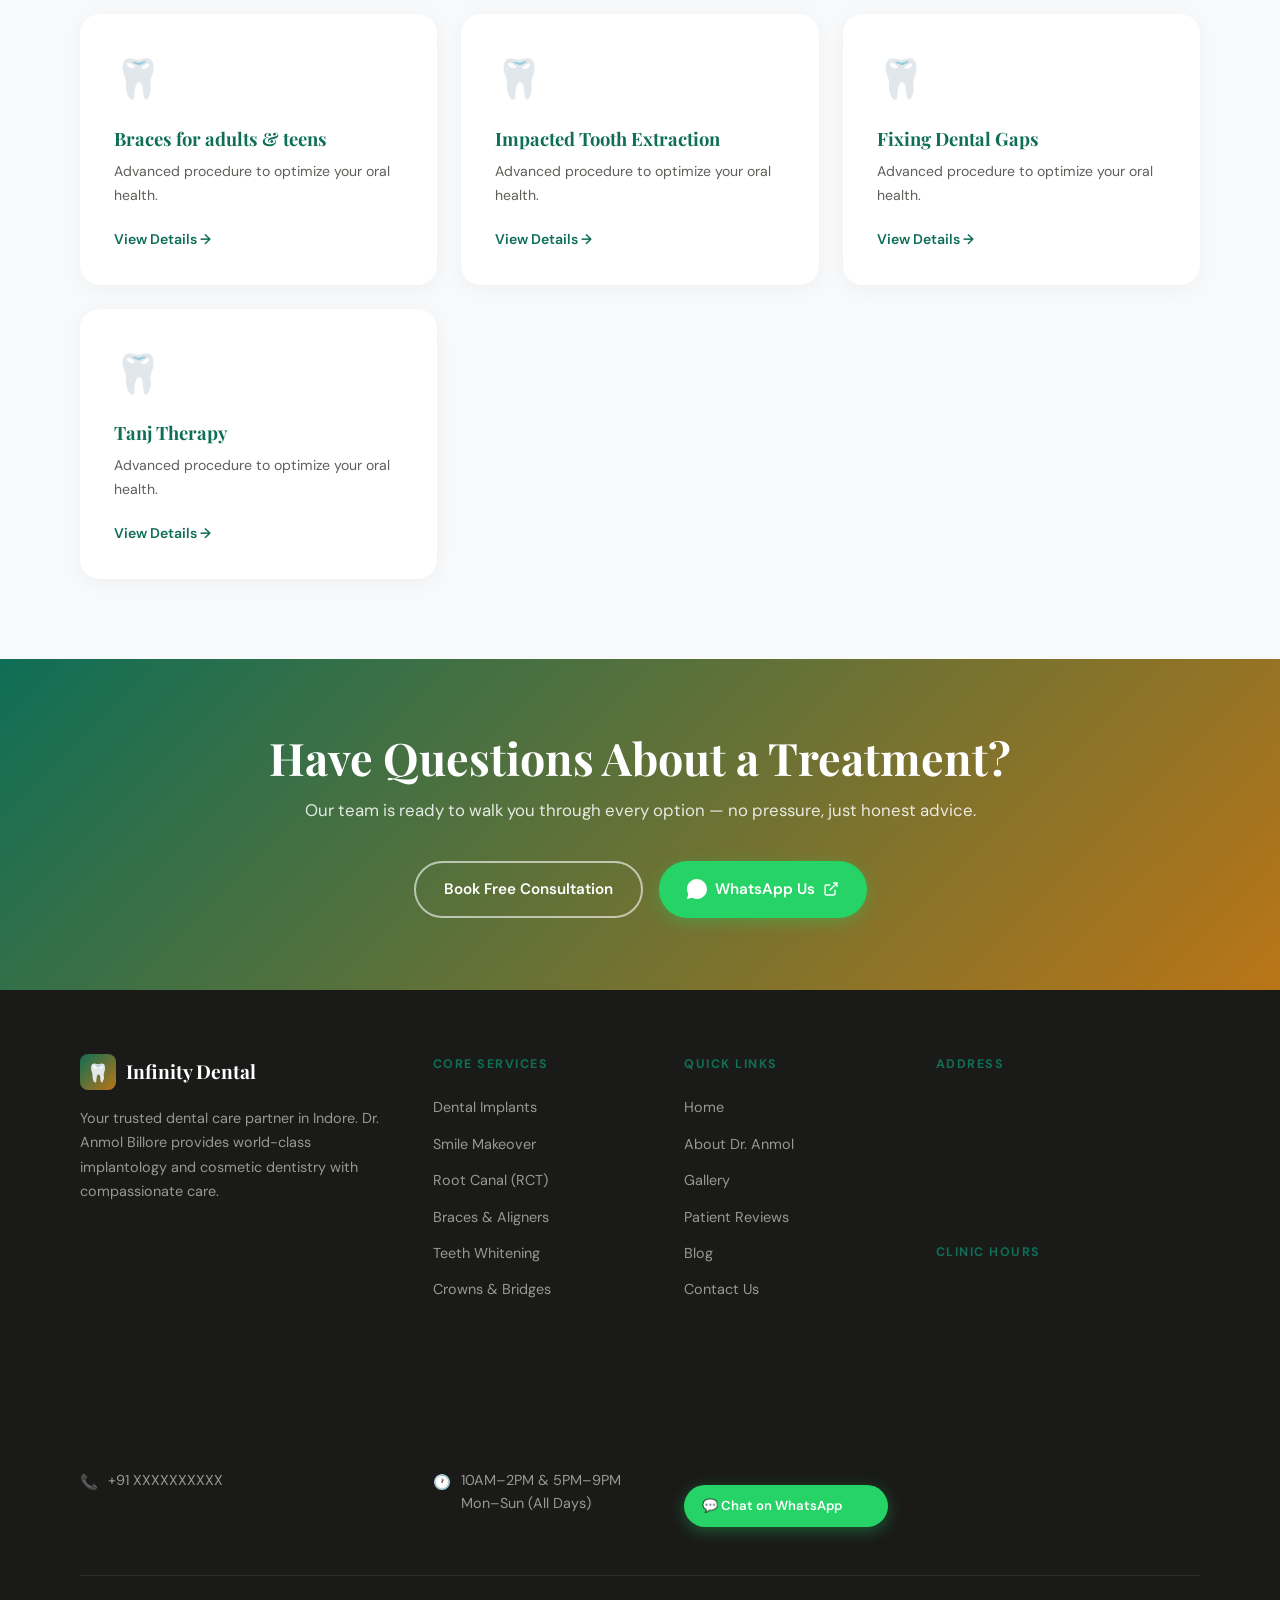
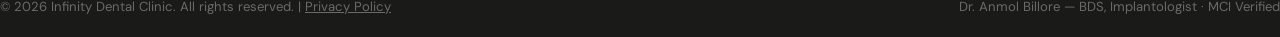
<file: services.html>
<!DOCTYPE html>
<html lang="en">
<head>
  <meta charset="UTF-8">
  <meta name="viewport" content="width=device-width, initial-scale=1.0">
  <title>Our Services | Infinity Dental Clinic Indore</title>
  <meta name="description" content="Dental implants, smile makeovers, root canal, braces, whitening and more at Infinity Dental Clinic, Vijay Nagar Indore. 25+ specialised dental services.">
  <link rel="preconnect" href="https://fonts.googleapis.com">
  <link rel="preconnect" href="https://fonts.gstatic.com" crossorigin>
  <link href="https://fonts.googleapis.com/css2?family=Playfair+Display:ital,wght@0,700;1,700&family=DM+Sans:wght@300;400;500&family=Space+Mono:wght@400;700&display=swap" rel="stylesheet">
  <link rel="stylesheet" href="css/main.css">

  <script type="application/ld+json">
  {
    "@context": "https://schema.org",
    "@type": "Dentist",
    "name": "Infinity Dental Clinic",
    "description": "Expert dental implants and smile makeover clinic in Vijay Nagar, Indore. Dr. Anmol Billore — MCI Verified Implantologist with 16+ years experience.",
    "url": "https://dentalcheck.netlify.app",
    "telephone": "+91-XXXXXXXXXX",
    "email": "info@infinitydental.in",
    "address": {
      "@type": "PostalAddress",
      "streetAddress": "34, Scheme No. 54, Vijay Nagar",
      "addressLocality": "Indore",
      "addressRegion": "Madhya Pradesh",
      "postalCode": "452010",
      "addressCountry": "IN"
    },
    "geo": {
      "@type": "GeoCoordinates",
      "latitude": "22.7533",
      "longitude": "75.8937"
    },
    "openingHoursSpecification": [
      {
        "@type": "OpeningHoursSpecification",
        "dayOfWeek": ["Monday","Tuesday","Wednesday","Thursday","Friday","Saturday"],
        "opens": "09:00",
        "closes": "13:00"
      },
      {
        "@type": "OpeningHoursSpecification",
        "dayOfWeek": ["Monday","Tuesday","Wednesday","Thursday","Friday","Saturday"],
        "opens": "17:00",
        "closes": "21:00"
      },
      {
        "@type": "OpeningHoursSpecification",
        "dayOfWeek": ["Sunday"],
        "opens": "10:00",
        "closes": "13:00"
      }
    ],
    "aggregateRating": {
      "@type": "AggregateRating",
      "ratingValue": "4.9",
      "reviewCount": "200",
      "bestRating": "5"
    },
    "medicalSpecialty": "Dentistry",
    "availableService": [
      { "@type": "MedicalProcedure", "name": "Dental Implants" },
      { "@type": "MedicalProcedure", "name": "Smile Makeover" },
      { "@type": "MedicalProcedure", "name": "Root Canal Treatment" },
      { "@type": "MedicalProcedure", "name": "Teeth Whitening" }
    ]
  }
  </script>
</head>
<body>

  <!-- Page Hero -->
  <section class="page-hero" id="main-content">
    <div class="container">
      <div class="breadcrumb">
        <a href="index.html">Home</a>
        <span>›</span>
        <span>Services</span>
      </div>
      <h1>Our Dental Services</h1>
      <p>Comprehensive care for every smile — 25+ specialised treatments under one roof.</p>
    </div>
  </section>

  <!-- Services Section -->
  <section class="section" style="background:var(--mist);">
    <div class="container">

      <!-- Filter tabs -->
      <div class="filter-tabs" id="services-filters" role="tablist" aria-label="Filter services by category">
        <button class="filter-tab active" data-filter="all" role="tab">All Services</button>
        <button class="filter-tab" data-filter="Implants" role="tab">Implants</button>
        <button class="filter-tab" data-filter="Cosmetic" role="tab">Cosmetic</button>
        <button class="filter-tab" data-filter="Restorative" role="tab">Restorative</button>
        <button class="filter-tab" data-filter="Preventive" role="tab">Preventive</button>
      </div>

      <!-- Services grid -->
      <div class="services-full-grid" id="services-full-grid">
        <div class="service-full-card" data-category="Implants" data-id="s1" onclick="openDrawer('s1')">
          <div class="svc-full-icon" aria-hidden="true"></div>
          <h3 class="svc-full-name">Dental Implants</h3>
          <p class="svc-full-desc">Permanent tooth replacement with expert precision.</p>
          <span class="svc-view-btn">View Details →</span>
        </div>
        <div class="service-full-card" data-category="Cosmetic" data-id="s2" onclick="openDrawer('s2')">
          <div class="svc-full-icon" aria-hidden="true"></div>
          <h3 class="svc-full-name">Smile Makeover</h3>
          <p class="svc-full-desc">Transform your smile with cosmetic excellence.</p>
          <span class="svc-view-btn">View Details →</span>
        </div>
        <div class="service-full-card" data-category="Cosmetic" data-id="s3" onclick="openDrawer('s3')">
          <div class="svc-full-icon" aria-hidden="true"></div>
          <h3 class="svc-full-name">Invisible Aligners</h3>
          <p class="svc-full-desc">Straighten teeth discreetly without metal wires.</p>
          <span class="svc-view-btn">View Details →</span>
        </div>
        <div class="service-full-card" data-category="Restorative" data-id="s4" onclick="openDrawer('s4')">
          <div class="svc-full-icon" aria-hidden="true"></div>
          <h3 class="svc-full-name">Single-Sitting RCT</h3>
          <p class="svc-full-desc">Painless root canal treatment in just one visit.</p>
          <span class="svc-view-btn">View Details →</span>
        </div>
      </div>
    </div>
  </section>

  <!-- CTA -->
  <section class="cta-banner">
    <div class="container">
      <h2>Have Questions About a Treatment?</h2>
      <p>Our team is ready to walk you through every option — no pressure, just honest advice.</p>
      <div class="cta-actions">
        <a href="contact.html#appointment" class="btn btn-ghost-white" id="svc-book-btn">Book Free Consultation</a>
        <a href="https://wa.me/91XXXXXXXXXX" target="_blank" rel="noopener" class="btn btn-whatsapp" id="svc-wa-btn" aria-label="Chat on WhatsApp (opens WhatsApp app)" rel="noopener noreferrer" target="_blank">
  <svg aria-hidden="true" width="20" height="20" viewBox="0 0 24 24" fill="currentColor"><path d="M11.996 0C5.372 0 0 5.372 0 11.996c0 2.126.549 4.12 1.554 5.865L.012 24l6.324-1.523A11.936 11.936 0 0 0 11.996 24c6.623 0 11.996-5.372 11.996-11.996h-.002A11.996 11.996 0 0 0 11.996 0z" /></svg>
  WhatsApp Us
  <svg aria-hidden="true" class="external-icon" width="16" height="16" viewBox="0 0 24 24" fill="none" stroke="currentColor" stroke-width="2"><path d="M18 13v6a2 2 0 0 1-2 2H5a2 2 0 0 1-2-2V8a2 2 0 0 1 2-2h6"></path><polyline points="15 3 21 3 21 9"></polyline><line x1="10" y1="14" x2="21" y2="3"></line></svg>
</a>
      </div>
    </div>
  </section>

  <!-- Service Drawer -->
  <div class="drawer-overlay" id="drawer-overlay"></div>
  <div class="detail-drawer" id="service-drawer" role="dialog" aria-modal="true" aria-labelledby="drawer-name">
    <button class="drawer-close" onclick="closeDrawer()" aria-label="Close">✕</button>
    <div style="font-size:3rem;margin-bottom:16px;" id="drawer-icon"></div>
    <span class="badge badge-sky" id="drawer-cat" style="margin-bottom:12px;">Implants</span>
    <h2 id="drawer-name" style="margin-bottom:16px;">Dental Implants</h2>
    <p id="drawer-desc" style="margin-bottom:32px;line-height:1.8;color:var(--ink);">A permanent solution for missing teeth using a titanium implant fused to the jawbone. Looks, feels, and functions like a natural tooth.</p>
    <div style="display:flex;gap:12px;flex-wrap:wrap;">
      <a href="contact.html#appointment" class="btn btn-primary">Book Appointment</a>
      <a href="https://wa.me/91XXXXXXXXXX" target="_blank" rel="noopener" class="btn btn-whatsapp">WhatsApp</a>
    </div>
  </div>

  <script src="js/main.js" defer></script>
  <script src="js/cms-bridge.js?v=1.6" defer></script>

  <!-- Mobile Sticky CTA Bar -->
  <div class="mobile-cta-bar">
    <a href="contact.html#appointment" class="btn-book">Book Appointment</a>
    <a href="https://wa.me/91XXXXXXXXXX" class="btn-wa">WhatsApp</a>
  </div>
</body>
</html>
</file>
<file: css/main.css>
/* ============================================================
   Infinity Dental Clinic — main.css
   ============================================================ */

/* ── Google Fonts ── */
@import url('https://fonts.googleapis.com/css2?family=Playfair+Display:ital,wght@0,700;1,700&family=DM+Sans:wght@300;400;500&family=Space+Mono:wght@400;700&display=swap');

/* ── CSS Variables ── */
:root {
  --clr-primary: #0F6E56;      /* deep teal */
  --clr-primary-light: #E1F5EE;
  --clr-accent: #BA7517;       /* warm gold */
  --clr-accent-light: #FAEEDA;
  --clr-bg: #f8f9fa;           /* very light gray */
  --clr-text: #1A1A18;
  --clr-text-muted: #5F5E5A;

  --deep:   var(--clr-primary);
  --sky:    var(--clr-primary);
  --teal:   var(--clr-primary);
  --mist:   var(--clr-bg);
  --ice:    var(--clr-primary-light);
  --ink:    var(--clr-text);
  --gray:   var(--clr-text-muted);
  --white:  #FFFFFF;
  --green:  #25D366;

  --font-heading: 'Playfair Display', serif;
  --font-body: 'DM Sans', sans-serif;

  --gradient: linear-gradient(135deg, var(--clr-primary), var(--clr-accent));
  --gradient-dark: linear-gradient(135deg, #0A4A3A, var(--clr-primary));

  --radius-sm: 10px;
  --radius-md: 16px;
  --radius-lg: 20px;
  --radius-xl: 28px;
  --shadow-sm:  0 2px 8px rgba(15,110,86,0.1);
  --shadow-md:  0 6px 24px rgba(15,110,86,0.12);
  --shadow-lg:  0 16px 48px rgba(15,110,86,0.15);
  --shadow-card: 0 4px 20px rgba(0,0,0,0.04);
  --transition: 0.25s ease;
  --nav-height: 72px;
  --container:  1200px;
}

/* ── Reset & Base ── */
*, *::before, *::after {
  box-sizing: border-box;
  margin: 0;
  padding: 0;
}

html { scroll-behavior: smooth; }

body {
  font-family: var(--font-body);
  font-weight: 400;
  color: var(--ink);
  background: var(--mist);
  line-height: 1.65;
  overflow-x: hidden;
}

img {
  display: block;
  max-width: 100%;
  height: auto;
  object-fit: cover;
}

a { text-decoration: none; color: inherit; }

ul, ol { list-style: none; }

/* ── Typography ── */
h1, h2, h3, h4 {
  font-family: var(--font-heading);
  line-height: 1.2;
  color: var(--deep);
}

h1 { font-size: clamp(2.2rem, 5vw, 3.8rem); }
h2 { font-size: clamp(1.75rem, 3.5vw, 2.8rem); }
h3 { font-size: clamp(1.2rem, 2.5vw, 1.6rem); }
h4 { font-size: 1.1rem; }

p { color: var(--gray); }

.stat-num {
  font-family: 'Space Mono', monospace;
  font-weight: 700;
}

/* ── Container ── */
.container {
  max-width: var(--container);
  margin: 0 auto;
  padding: 0 40px;
}

/* ── Utility Classes ── */
.text-center { text-align: center; }
.mb-32 { margin-bottom: 32px; }
.mt-48 { margin-top: 48px; }
.flex { display: flex; }
.gap-12 { gap: 12px; }

.section {
  padding: 80px 0;
}

.section-sm {
  padding: 48px 0;
}

/* ── Section Labels ── */
.section-label {
  display: inline-flex;
  align-items: center;
  gap: 8px;
  font-size: 0.78rem;
  font-weight: 700;
  letter-spacing: 0.12em;
  text-transform: uppercase;
  color: var(--sky);
  background: rgba(14,165,233,0.10);
  border: 1px solid rgba(14,165,233,0.25);
  padding: 6px 14px;
  border-radius: 50px;
  margin-bottom: 16px;
}

/* ── Buttons ── */
.btn {
  display: inline-flex;
  align-items: center;
  gap: 8px;
  padding: 14px 28px;
  border-radius: 50px;
  font-family: 'DM Sans', sans-serif;
  font-weight: 600;
  font-size: 0.95rem;
  cursor: pointer;
  border: none;
  transition: transform var(--transition), box-shadow var(--transition), opacity var(--transition);
  white-space: nowrap;
}

.btn-primary {
  background: var(--gradient);
  color: var(--white);
  box-shadow: 0 4px 20px rgba(14,165,233,0.35);
}

.btn-primary:hover {
  transform: translateY(-3px);
  box-shadow: 0 8px 30px rgba(14,165,233,0.5);
}

.btn-ghost {
  background: transparent;
  color: var(--deep);
  border: 2px solid var(--deep);
}

.btn-ghost:hover {
  background: var(--deep);
  color: var(--white);
  transform: translateY(-3px);
}

.btn-ghost-white {
  background: transparent;
  color: var(--white);
  border: 2px solid rgba(255,255,255,0.6);
}

.btn-ghost-white:hover {
  background: rgba(255,255,255,0.15);
  transform: translateY(-3px);
}

.btn-whatsapp {
  background: var(--green);
  color: var(--white);
  box-shadow: 0 4px 16px rgba(37,211,102,0.35);
}

.btn-whatsapp:hover {
  transform: translateY(-3px);
  box-shadow: 0 8px 28px rgba(37,211,102,0.5);
}

/* ── Cards ── */
.card {
  background: var(--white);
  border-radius: var(--radius-lg);
  box-shadow: var(--shadow-card);
  transition: transform var(--transition), box-shadow var(--transition);
  overflow: hidden;
}

.card:hover {
  transform: translateY(-6px);
  box-shadow: var(--shadow-lg);
}

/* ── Badge / Pill ── */
.badge {
  display: inline-flex;
  align-items: center;
  gap: 6px;
  padding: 6px 14px;
  border-radius: 50px;
  font-size: 0.82rem;
  font-weight: 600;
}

.badge-sky {
  background: rgba(14,165,233,0.12);
  color: var(--sky);
  border: 1px solid rgba(14,165,233,0.3);
}

.badge-teal {
  background: rgba(20,184,166,0.12);
  color: var(--teal);
  border: 1px solid rgba(20,184,166,0.3);
}

.badge-white {
  background: var(--white);
  color: var(--deep);
  box-shadow: var(--shadow-md);
}

/* ── Stars ── */
.stars {
  color: var(--clr-accent);
  font-size: 1rem;
  letter-spacing: 2px;
}

/* ============================================================
   NAVIGATION
   ============================================================ */
#main-nav {
  position: fixed;
  top: 0;
  left: 0;
  right: 0;
  z-index: 1000;
  height: var(--nav-height);
  display: flex;
  align-items: center;
  background: #ffffff;
  border-bottom: 1px solid rgba(0,0,0,0.04);
  box-shadow: 0 1px 8px rgba(0,0,0,0.06);
  transition: background var(--transition), box-shadow var(--transition);
}

#main-nav.scrolled {
  background: #ffffff;
  box-shadow: 0 4px 12px rgba(0,0,0,0.08);
}

.nav-inner {
  display: flex;
  align-items: center;
  justify-content: space-between;
  width: 100%;
  max-width: var(--container);
  margin: 0 auto;
  padding: 0 24px;
}

.nav-logo {
  display: flex;
  align-items: center;
  gap: 10px;
  font-family: 'Playfair Display', serif;
  font-size: 1.25rem;
  font-weight: 700;
  color: var(--deep);
}

.nav-logo-icon {
  width: 40px;
  height: 40px;
  background: var(--gradient);
  border-radius: 10px;
  display: flex;
  align-items: center;
  justify-content: center;
  font-size: 1.25rem;
  box-shadow: 0 4px 12px rgba(14,165,233,0.30);
}

.nav-links {
  display: flex;
  align-items: center;
  gap: 10px;
}

.nav-links a {
  padding: 8px 14px;
  border-radius: 8px;
  font-size: 14px;
  font-weight: 500;
  color: var(--gray);
  transition: color var(--transition), background var(--transition);
}

.nav-links a:hover,
.nav-links a.active {
  color: var(--sky);
  background: rgba(14,165,233,0.08);
}

.nav-actions {
  display: flex;
  align-items: center;
  gap: 10px;
}

.nav-actions .btn {
  padding: 10px 20px;
  font-size: 0.85rem;
}

.hamburger {
  display: none;
  flex-direction: column;
  gap: 5px;
  cursor: pointer;
  padding: 8px;
  border-radius: 8px;
  border: none;
  background: transparent;
  transition: background var(--transition);
}

.hamburger:hover { background: var(--ice); }

.hamburger span {
  display: block;
  width: 24px;
  height: 2px;
  background: var(--deep);
  border-radius: 2px;
  transition: transform var(--transition), opacity var(--transition);
}

.hamburger.open span:nth-child(1) { transform: translateY(7px) rotate(45deg); }
.hamburger.open span:nth-child(2) { opacity: 0; }
.hamburger.open span:nth-child(3) { transform: translateY(-7px) rotate(-45deg); }

/* Mobile nav drawer */
.nav-drawer {
  display: none;
  position: fixed;
  top: var(--nav-height);
  left: 0;
  right: 0;
  background: var(--white);
  box-shadow: var(--shadow-lg);
  padding: 24px;
  z-index: 999;
  flex-direction: column;
  gap: 8px;
  border-top: 1px solid var(--ice);
  transform: translateY(-20px);
  opacity: 0;
  transition: transform 0.3s ease, opacity 0.3s ease;
}

.nav-drawer.open {
  display: flex;
  transform: translateY(0);
  opacity: 1;
}

.nav-drawer a {
  padding: 12px 16px;
  border-radius: 10px;
  font-size: 1rem;
  font-weight: 500;
  color: var(--ink);
  transition: background var(--transition), color var(--transition);
}

.nav-drawer a:hover { background: var(--ice); color: var(--sky); }

.nav-drawer .drawer-divider {
  height: 1px;
  background: var(--ice);
  margin: 8px 0;
}

.nav-drawer .btn {
  width: 100%;
  justify-content: center;
}

/* ============================================================
   HERO
   ============================================================ */
.hero {
  display: grid;
  grid-template-columns: 1.15fr 1fr;
  min-height: max(600px, 90vh);
  padding-top: var(--nav-height);
  align-items: center;
}

.hero-left {
  display: flex;
  flex-direction: column;
  justify-content: center;
  padding: 40px 60px 40px 40px;
  background: var(--white);
}

.hero-right {
  background: transparent;
  display: flex;
  align-items: center;
  justify-content: center;
  position: relative;
  overflow: visible;
  padding: 40px;
}

.hero-right::before {
  content: '';
  position: absolute;
  width: 140%;
  height: 140%;
  background: radial-gradient(circle at center, rgba(14,165,233,0.08) 0%, transparent 60%);
  z-index: 0;
}

.hero-eyebrow {
  margin-bottom: 20px;
}

.hero-title {
  font-size: clamp(2.5rem, 5vw, 4rem);
  line-height: 1.15;
  color: var(--deep);
  margin-bottom: 16px;
  position: relative;
  z-index: 2;
}

.hero-title em {
  font-style: italic;
  color: var(--sky);
}

.hero-desc {
  font-size: 1.05rem;
  color: var(--gray);
  margin-bottom: 32px;
  max-width: 460px;
}

.hero-stats {
  display: flex;
  gap: 32px;
  margin-bottom: 36px;
  flex-wrap: wrap;
}

.hero-stat {
  display: flex;
  flex-direction: column;
}

.hero-stat .stat-num {
  font-size: 1.75rem;
  color: var(--deep);
}

.hero-stat span:last-child {
  font-size: 0.82rem;
  color: var(--gray);
}

.hero-ctas {
  display: flex;
  gap: 12px;
  flex-wrap: wrap;
}

.hero-img-wrap {
  position: relative;
  width: 100%;
  max-width: 440px;
  z-index: 2;
}

.hero-img-wrap img {
  width: 100%;
  border-radius: var(--radius-xl);
  border: 8px solid var(--white);
  box-shadow: 0 24px 60px rgba(12,74,110,0.12);
  position: relative;
  z-index: 2;
  margin-bottom: 20px;
}

.hero-float-badge {
  position: absolute;
  background: var(--white);
  border-radius: var(--radius-md);
  padding: 10px 16px;
  font-size: 0.82rem;
  font-weight: 600;
  color: var(--deep);
  box-shadow: var(--shadow-md);
  display: flex;
  align-items: center;
  gap: 8px;
  z-index: 3;
  animation: floatBadge 3s ease-in-out infinite;
}

.hero-float-badge .badge-dot {
  width: 8px;
  height: 8px;
  border-radius: 50%;
  background: var(--teal);
}

.hero-float-badge.badge-1 {
  top: 20px;
  left: -20px;
  animation-delay: 0s;
}

.hero-float-badge.badge-2 {
  top: 120px;
  right: -10px;
  animation-delay: 1.5s;
}

.hero-rating-badge {
  position: absolute;
  bottom: 60px;
  left: -25px;
  background: var(--white);
  border-radius: var(--radius-md);
  padding: 12px 16px;
  box-shadow: var(--shadow-lg);
  z-index: 3;
}

.hero-rating-badge .rating-main {
  font-family: 'Space Mono', monospace;
  font-size: 1.4rem;
  font-weight: 700;
  color: var(--deep);
}

@keyframes floatBadge {
  0%, 100% { transform: translateY(0); }
  50%       { transform: translateY(-8px); }
}

/* ============================================================
   TICKER
   ============================================================ */
.ticker-wrap {
  background: var(--gradient);
  overflow: hidden;
  padding: 14px 0;
}

.ticker-track {
  display: flex;
  width: max-content;
  animation: ticker 28s linear infinite;
}

.ticker-item {
  display: flex;
  align-items: center;
  gap: 12px;
  padding: 0 32px;
  white-space: nowrap;
  font-size: 0.9rem;
  font-weight: 600;
  color: rgba(255,255,255,0.92);
  letter-spacing: 0.04em;
}

.ticker-dot {
  width: 6px;
  height: 6px;
  border-radius: 50%;
  background: rgba(255,255,255,0.6);
  flex-shrink: 0;
}

@keyframes ticker {
  from { transform: translateX(0); }
  to   { transform: translateX(-50%); }
}

/* ============================================================
   SERVICES GRID (Homepage)
   ============================================================ */
.services-section {
  background: var(--white);
}

.services-grid {
  display: grid;
  grid-template-columns: repeat(4, 1fr);
  gap: 20px;
  margin-top: 48px;
}

.service-card {
  background: var(--ice);
  border-radius: var(--radius-lg);
  padding: 32px 24px;
  cursor: pointer;
  transition: transform var(--transition), box-shadow var(--transition), background var(--transition), color var(--transition);
  position: relative;
  overflow: hidden;
}

.service-card::before {
  content: '';
  position: absolute;
  inset: 0;
  background: var(--gradient);
  opacity: 0;
  transition: opacity var(--transition);
}

.service-card:hover::before { opacity: 1; }

.service-card:hover {
  transform: translateY(-6px);
  box-shadow: var(--shadow-lg);
}

.service-card:hover .svc-icon,
.service-card:hover .svc-name,
.service-card:hover .svc-desc {
  color: var(--white);
  position: relative;
  z-index: 1;
}

.svc-icon {
  font-size: 2.2rem;
  margin-bottom: 16px;
  position: relative;
  z-index: 1;
}

.svc-name {
  font-family: 'Playfair Display', serif;
  font-size: 1.1rem;
  font-weight: 700;
  color: var(--deep);
  margin-bottom: 8px;
  position: relative;
  z-index: 1;
  transition: color var(--transition);
}

.svc-desc {
  font-size: 0.85rem;
  color: var(--gray);
  position: relative;
  z-index: 1;
  transition: color var(--transition);
}

/* ============================================================
   BEFORE & AFTER (Homepage)
   ============================================================ */
.ba-section {
  background: var(--white);
  padding: 80px 0;
}

.ba-grid {
  display: grid;
  grid-template-columns: repeat(2, 1fr);
  gap: 32px;
  margin-top: 40px;
}

.ba-card {
  border-radius: var(--radius-lg);
  overflow: hidden;
  box-shadow: var(--shadow-card);
  position: relative;
  background: var(--ice);
}

.ba-images {
  display: flex;
}

.ba-images img {
  width: 100%;
  height: 260px;
  object-fit: cover;
}

.ba-label {
  position: absolute;
  top: 16px;
  font-size: 0.72rem;
  font-weight: 700;
  padding: 4px 12px;
  border-radius: 50px;
  color: var(--white);
  letter-spacing: 0.05em;
  z-index: 2;
  box-shadow: var(--shadow-sm);
}
.ba-label.before { left: 16px; background: rgba(12,74,110,0.8); }
.ba-label.after  { right: 16px; background: rgba(20,184,166,0.8); }

.ba-info {
  padding: 24px;
  text-align: center;
}

.ba-info h4 {
  font-family: 'DM Sans', sans-serif;
  font-size: 1.1rem;
  color: var(--deep);
  margin-bottom: 4px;
}

.ba-info p {
  font-size: 0.85rem;
  color: var(--gray);
}

/* ============================================================
   TESTIMONIALS (Homepage)
   ============================================================ */
.testi-section {
  background: var(--mist);
  padding: 80px 0;
}

.testi-grid {
  display: grid;
  grid-template-columns: repeat(3, 1fr);
  gap: 24px;
  margin-top: 40px;
}

.testi-card {
  background: var(--white);
  border-radius: var(--radius-lg);
  padding: 32px;
  box-shadow: var(--shadow-card);
  display: flex;
  flex-direction: column;
}

.testi-card .stars {
  margin-bottom: 16px;
  font-size: 1.2rem;
}

.testi-text {
  font-size: 0.95rem;
  line-height: 1.7;
  color: var(--ink);
  margin-bottom: 24px;
  flex-grow: 1;
}

.testi-author {
  display: flex;
  align-items: center;
  gap: 12px;
  border-top: 1px solid var(--ice);
  padding-top: 20px;
}

.testi-avatar {
  width: 44px;
  height: 44px;
  border-radius: 50%;
  background: var(--gradient);
  display: flex;
  align-items: center;
  justify-content: center;
  color: var(--white);
  font-weight: 700;
  font-size: 1.1rem;
}

.testi-name {
  font-weight: 700;
  color: var(--deep);
  font-size: 0.95rem;
}

/* ============================================================
   DOCTOR BIO (Homepage)
   ============================================================ */
.doctor-section {
  background: var(--mist);
}

.doctor-grid {
  display: grid;
  grid-template-columns: 1fr 1.2fr;
  gap: 64px;
  align-items: center;
}

.doctor-img-wrap {
  position: relative;
}

.doctor-img-wrap img {
  width: 100%;
  border-radius: var(--radius-xl);
  box-shadow: var(--shadow-lg);
}

.doctor-exp-badge {
  position: absolute;
  bottom: 30px;
  right: -20px;
  background: var(--gradient);
  color: var(--white);
  border-radius: var(--radius-md);
  padding: 16px 22px;
  text-align: center;
  box-shadow: var(--shadow-md);
}

.doctor-exp-badge .exp-num {
  font-family: 'Space Mono', monospace;
  font-size: 2rem;
  font-weight: 700;
  display: block;
}

.doctor-exp-badge .exp-label {
  font-size: 0.78rem;
  opacity: 0.9;
}

.doctor-info h2 { margin-bottom: 8px; }

.doctor-title {
  color: var(--sky);
  font-weight: 600;
  margin-bottom: 20px;
}

.doctor-info p {
  margin-bottom: 24px;
  line-height: 1.8;
}

.credentials-list {
  display: flex;
  flex-direction: column;
  gap: 10px;
  margin-bottom: 32px;
}

.cred-item {
  display: flex;
  align-items: center;
  gap: 10px;
  font-size: 0.92rem;
  font-weight: 500;
  color: var(--ink);
}

.cred-dot {
  width: 8px;
  height: 8px;
  border-radius: 50%;
  background: var(--gradient);
  flex-shrink: 0;
}

/* ============================================================
   WHY US + STATS (Homepage)
   ============================================================ */
.why-stats-section {
  background: var(--deep);
}

.why-stats-grid {
  display: grid;
  grid-template-columns: 1fr 1fr;
  gap: 0;
}

.why-us-side {
  padding: 72px 64px 72px 0;
  border-right: 1px solid rgba(255,255,255,0.1);
}

.why-us-side .section-label {
  background: rgba(255,255,255,0.1);
  color: rgba(255,255,255,0.85);
  border-color: rgba(255,255,255,0.2);
}

.why-us-side h2 {
  color: var(--white);
  margin-bottom: 40px;
}

.why-list {
  display: flex;
  flex-direction: column;
  gap: 24px;
}

.why-item {
  display: flex;
  gap: 20px;
}

.why-num {
  font-family: 'Space Mono', monospace;
  font-size: 0.75rem;
  font-weight: 700;
  color: var(--teal);
  opacity: 0.7;
  flex-shrink: 0;
  padding-top: 4px;
}

.why-item h4 { color: var(--white); margin-bottom: 4px; }
.why-item p  { color: rgba(255,255,255,0.6); font-size: 0.9rem; }

.stats-side {
  padding: 72px 0 72px 64px;
  display: flex;
  flex-direction: column;
  justify-content: center;
  gap: 48px;
}

.stats-grid {
  display: grid;
  grid-template-columns: 1fr 1fr;
  gap: 40px;
}

.stat-item .stat-num {
  font-size: 3rem;
  color: var(--white);
  line-height: 1;
  margin-bottom: 6px;
  background: var(--gradient);
  -webkit-background-clip: text;
  -webkit-text-fill-color: transparent;
  background-clip: text;
}

.stat-item p {
  color: rgba(255,255,255,0.65);
  font-size: 0.87rem;
}

/* ============================================================
   CTA BANNER
   ============================================================ */
.cta-banner {
  background: var(--gradient);
  padding: 72px 0;
  text-align: center;
}

.cta-banner h2 {
  color: var(--white);
  margin-bottom: 12px;
}

.cta-banner p {
  color: rgba(255,255,255,0.85);
  font-size: 1.05rem;
  margin-bottom: 36px;
}

.cta-actions {
  display: flex;
  gap: 16px;
  justify-content: center;
  flex-wrap: wrap;
}

/* ============================================================
   FOOTER
   ============================================================ */
#main-footer {
  background: var(--ink);
  padding: 64px 0 0;
}

.footer-grid {
  display: grid;
  grid-template-columns: 1.5fr 1fr 1fr 1.3fr;
  gap: 48px;
  padding-bottom: 48px;
  border-bottom: 1px solid rgba(255,255,255,0.08);
}

.footer-brand p {
  color: rgba(255,255,255,0.55);
  font-size: 0.9rem;
  margin-top: 16px;
  line-height: 1.7;
}

.footer-logo {
  display: flex;
  align-items: center;
  gap: 10px;
  font-family: 'Playfair Display', serif;
  font-size: 1.2rem;
  font-weight: 700;
  color: var(--white);
  margin-bottom: 4px;
}

.footer-logo-icon {
  width: 36px;
  height: 36px;
  background: var(--gradient);
  border-radius: 8px;
  display: flex;
  align-items: center;
  justify-content: center;
  font-size: 1.1rem;
}

.footer-heading {
  font-family: 'DM Sans', sans-serif;
  font-size: 0.78rem;
  font-weight: 700;
  letter-spacing: 0.12em;
  text-transform: uppercase;
  color: var(--sky);
  margin-bottom: 20px;
}

.footer-links {
  display: flex;
  flex-direction: column;
  gap: 10px;
}

.footer-links a {
  color: rgba(255,255,255,0.55);
  font-size: 0.9rem;
  transition: color var(--transition), padding-left var(--transition);
}

.footer-links a:hover {
  color: var(--sky);
  padding-left: 4px;
}

.footer-contact-item {
  display: flex;
  gap: 10px;
  color: rgba(255,255,255,0.55);
  font-size: 0.9rem;
  margin-bottom: 12px;
  line-height: 1.6;
}

.footer-contact-icon {
  color: var(--teal);
  flex-shrink: 0;
  margin-top: 2px;
}

.footer-bottom {
  display: flex;
  align-items: center;
  justify-content: space-between;
  padding: 20px 0;
  color: rgba(255,255,255,0.35);
  font-size: 0.82rem;
}

/* ============================================================
   FLOATING WHATSAPP
   ============================================================ */
.whatsapp-float {
  position: fixed;
  bottom: 28px;
  right: 28px;
  width: 58px;
  height: 58px;
  background: var(--green);
  border-radius: 50%;
  display: flex;
  align-items: center;
  justify-content: center;
  font-size: 1.6rem;
  box-shadow: 0 6px 20px rgba(37,211,102,0.50);
  z-index: 9999;
  transition: transform var(--transition), box-shadow var(--transition);
  animation: waPulse 2.5s ease-in-out infinite;
}

.whatsapp-float:hover {
  transform: scale(1.12);
  box-shadow: 0 10px 32px rgba(37,211,102,0.65);
  animation: none;
}

@keyframes waPulse {
  0%, 100% { box-shadow: 0 6px 20px rgba(37,211,102,0.50); }
  50%       { box-shadow: 0 6px 32px rgba(37,211,102,0.75), 0 0 0 10px rgba(37,211,102,0.15); }
}

/* ============================================================
   SERVICES PAGE
   ============================================================ */
.page-hero {
  padding: calc(var(--nav-height) + 64px) 0 64px;
  background: var(--gradient);
  text-align: center;
}

.page-hero h1 { color: var(--white); margin-bottom: 12px; }
.page-hero p  { color: rgba(255,255,255,0.82); font-size: 1.05rem; }

.breadcrumb {
  display: flex;
  align-items: center;
  justify-content: center;
  gap: 8px;
  color: rgba(255,255,255,0.7);
  font-size: 0.87rem;
  margin-bottom: 20px;
}

.breadcrumb a { color: rgba(255,255,255,0.7); }
.breadcrumb a:hover { color: var(--white); }
.breadcrumb span { color: rgba(255,255,255,0.45); }

/* Filter Tabs */
.filter-tabs {
  display: flex;
  gap: 8px;
  flex-wrap: wrap;
  margin-bottom: 40px;
}

.filter-tab {
  padding: 9px 20px;
  border-radius: 50px;
  font-size: 0.88rem;
  font-weight: 600;
  cursor: pointer;
  border: 1px solid #e0e0e0;
  background: #f0f0f0;
  color: var(--gray);
  transition: all var(--transition);
}

.filter-tab:hover {
  background: #e0f0e8;
  color: var(--deep);
  border-color: transparent;
}

.filter-tab.active {
  background: var(--gradient);
  color: var(--white);
  border-color: transparent;
  box-shadow: 0 4px 12px rgba(14,165,233,0.30);
}

/* Services full page grid */
.services-full-grid {
  display: grid;
  grid-template-columns: repeat(3, 1fr);
  gap: 24px;
}

.service-full-card {
  background: var(--white);
  border-radius: var(--radius-lg);
  padding: 32px;
  box-shadow: var(--shadow-card);
  cursor: pointer;
  transition: transform var(--transition), box-shadow var(--transition);
  border: 2px solid transparent;
}

.service-full-card:hover {
  transform: translateY(-4px);
  box-shadow: var(--shadow-md);
  border-color: var(--sky);
}

.svc-full-icon {
  font-size: 2.4rem;
  margin-bottom: 16px;
}

.svc-full-name {
  font-family: 'Playfair Display', serif;
  font-size: 1.15rem;
  color: var(--deep);
  margin-bottom: 10px;
}

.svc-full-desc {
  font-size: 0.88rem;
  color: var(--gray);
  line-height: 1.7;
  margin-bottom: 20px;
}

.svc-view-btn {
  color: var(--sky);
  font-weight: 600;
  font-size: 0.88rem;
  display: flex;
  align-items: center;
  gap: 4px;
  transition: gap var(--transition);
}

.service-full-card:hover .svc-view-btn { gap: 8px; }

/* Detail Drawer */
.detail-drawer {
  position: fixed;
  top: 0;
  right: 0;
  bottom: 0;
  width: min(520px, 95vw);
  background: var(--white);
  box-shadow: -8px 0 40px rgba(12,74,110,0.15);
  z-index: 2000;
  padding: 48px 40px;
  overflow-y: auto;
  transform: translateX(100%);
  transition: transform 0.35s cubic-bezier(0.4, 0, 0.2, 1);
}

.detail-drawer.open { transform: translateX(0); }

.drawer-overlay {
  position: fixed;
  inset: 0;
  background: rgba(12,74,110,0.25);
  z-index: 1999;
  opacity: 0;
  pointer-events: none;
  transition: opacity 0.3s ease;
}

.drawer-overlay.open {
  opacity: 1;
  pointer-events: all;
}

.drawer-close {
  position: absolute;
  top: 20px;
  right: 20px;
  width: 36px;
  height: 36px;
  border-radius: 50%;
  border: none;
  background: var(--ice);
  cursor: pointer;
  font-size: 1.1rem;
  color: var(--gray);
  display: flex;
  align-items: center;
  justify-content: center;
  transition: background var(--transition);
}

.drawer-close:hover { background: var(--ice); color: var(--deep); }

/* ============================================================
   ABOUT PAGE
   ============================================================ */
.about-hero {
  padding: calc(var(--nav-height) + 64px) 0 64px;
  background: var(--mist);
}

.about-hero-grid {
  display: grid;
  grid-template-columns: 1.2fr 1fr;
  gap: 64px;
  align-items: center;
}

.about-hero-info .section-label { margin-bottom: 16px; }

.mci-badge {
  display: inline-flex;
  align-items: center;
  gap: 8px;
  background: var(--white);
  border: 2px solid var(--sky);
  border-radius: var(--radius-md);
  padding: 10px 18px;
  font-size: 0.85rem;
  font-weight: 700;
  color: var(--sky);
  margin-top: 20px;
}

.timeline {
  padding: 80px 0;
  background: var(--white);
}

.timeline-list {
  position: relative;
  padding-left: 48px;
  display: flex;
  flex-direction: column;
  gap: 40px;
  max-width: 720px;
}

.timeline-list::before {
  content: '';
  position: absolute;
  left: 15px;
  top: 0;
  bottom: 0;
  width: 2px;
  background: linear-gradient(to bottom, var(--sky), var(--teal));
}

.timeline-item {
  position: relative;
}

.timeline-dot {
  position: absolute;
  left: -41px;
  top: 6px;
  width: 16px;
  height: 16px;
  border-radius: 50%;
  background: var(--gradient);
  border: 3px solid var(--white);
  box-shadow: 0 0 0 3px var(--ice);
}

.timeline-item .year {
  font-family: 'Space Mono', monospace;
  font-size: 0.8rem;
  color: var(--sky);
  font-weight: 700;
  margin-bottom: 4px;
}

.timeline-item h4 { color: var(--deep); margin-bottom: 4px; }
.timeline-item p  { font-size: 0.9rem; }

/* ============================================================
   GALLERY PAGE
   ============================================================ */
.gallery-grid {
  display: grid;
  grid-template-columns: repeat(3, 1fr);
  gap: 24px;
}

.gallery-item {
  border-radius: var(--radius-lg);
  overflow: hidden;
  cursor: pointer;
  box-shadow: var(--shadow-card);
  transition: transform var(--transition), box-shadow var(--transition);
}

.gallery-item:hover {
  transform: translateY(-4px);
  box-shadow: var(--shadow-lg);
}

/* Gallery Card (JS injected) */
.gallery-card {
  background: var(--white);
  border-radius: var(--radius-lg);
  overflow: hidden;
  box-shadow: 0 2px 12px rgba(0,0,0,0.08);
  transition: transform var(--transition), box-shadow var(--transition);
}

.gallery-card:hover {
  transform: scale(1.02);
  box-shadow: 0 8px 24px rgba(0,0,0,0.12);
}

.gallery-card img-comparison-slider {
  width: 100%;
  height: 280px; /* fixed height for uniform look */
  display: block;
}

.gallery-card img-comparison-slider figure,
.gallery-card img-comparison-slider img {
  width: 100%;
  height: 100%;
  object-fit: cover;
  margin: 0;
}

.gallery-card .ba-info {
  padding: 16px;
  background: var(--white);
}

.gallery-card .ba-info h4 {
  font-size: 1.05rem;
  color: var(--deep);
  margin-bottom: 4px;
}

.gallery-card .ba-info p {
  font-size: 0.82rem;
  color: var(--gray);
}

.gallery-compare {
  display: grid;
  grid-template-columns: 1fr 1fr;
}

.gallery-side {
  position: relative;
}

.gallery-side img {
  width: 100%;
  height: 220px;
}

.gallery-label {
  position: absolute;
  top: 10px;
  left: 10px;
  background: rgba(12,74,110,0.85);
  color: var(--white);
  font-size: 0.72rem;
  font-weight: 700;
  padding: 4px 10px;
  border-radius: 50px;
  letter-spacing: 0.06em;
}

.gallery-caption {
  background: var(--white);
  padding: 14px 16px;
  font-size: 0.85rem;
  font-weight: 600;
  color: var(--deep);
  display: flex;
  justify-content: space-between;
  align-items: center;
}

/* Lightbox */
.lightbox {
  position: fixed;
  inset: 0;
  background: rgba(10,20,40,0.92);
  z-index: 3000;
  display: flex;
  align-items: center;
  justify-content: center;
  opacity: 0;
  pointer-events: none;
  transition: opacity 0.3s ease;
}

.lightbox.open { opacity: 1; pointer-events: all; }

.lightbox-inner {
  position: relative;
  max-width: 90vw;
  max-height: 90vh;
}

.lightbox-img { border-radius: var(--radius-lg); max-height: 80vh; }

.lightbox-close,
.lightbox-prev,
.lightbox-next {
  position: absolute;
  background: rgba(255,255,255,0.15);
  border: none;
  color: var(--white);
  cursor: pointer;
  border-radius: 50%;
  width: 44px;
  height: 44px;
  font-size: 1.1rem;
  display: flex;
  align-items: center;
  justify-content: center;
  transition: background var(--transition);
}

.lightbox-close:hover,
.lightbox-prev:hover,
.lightbox-next:hover { background: rgba(255,255,255,0.3); }

.lightbox-close { top: -18px; right: -18px; }
.lightbox-prev  { left: -56px; top: 50%; transform: translateY(-50%); }
.lightbox-next  { right: -56px; top: 50%; transform: translateY(-50%); }

/* ============================================================
   REVIEWS PAGE
   ============================================================ */
.reviews-hero-inner {
  text-align: center;
  padding: 32px 0 36px;
  display: flex;
  flex-direction: column;
  align-items: center;
  gap: 4px;
}

.reviews-hero-inner .big-rating {
  font-family: 'Space Mono', monospace;
  font-size: clamp(3rem, 7vw, 5rem);
  font-weight: 700;
  color: var(--white);
  line-height: 1;
  letter-spacing: -2px;
  text-shadow: 0 2px 24px rgba(0,0,0,0.2);
}

.reviews-hero-inner .stars-lg {
  font-size: 1.5rem;
  color: #F59E0B;
  letter-spacing: 4px;
  margin: 4px 0;
}

.reviews-grid {
  display: grid;
  grid-template-columns: repeat(3, 1fr);
  gap: 20px;
  align-items: start;
}

.review-card {
  background: var(--white);
  border-radius: var(--radius-lg);
  padding: 28px;
  box-shadow: var(--shadow-card);
}

.review-card .stars { margin-bottom: 12px; }

.review-text {
  color: var(--ink);
  font-size: 0.92rem;
  line-height: 1.75;
  margin-bottom: 20px;
}

.reviewer {
  display: flex;
  align-items: center;
  gap: 12px;
}

.reviewer-avatar {
  width: 40px;
  height: 40px;
  border-radius: 50%;
  background: var(--gradient);
  display: flex;
  align-items: center;
  justify-content: center;
  font-weight: 700;
  color: var(--white);
  font-size: 1rem;
  flex-shrink: 0;
}

.reviewer-name { font-weight: 600; font-size: 0.9rem; color: var(--deep); }
.reviewer-date { font-size: 0.78rem; color: var(--gray); }

/* ============================================================
   BLOG PAGE
   ============================================================ */
.featured-post {
  display: grid;
  grid-template-columns: 1fr 1fr;
  gap: 0;
  border-radius: var(--radius-xl);
  overflow: hidden;
  box-shadow: var(--shadow-lg);
  margin-bottom: 64px;
  background: var(--white);
}

.featured-post-img img {
  width: 100%;
  height: 100%;
  min-height: 360px;
  object-fit: cover;
}

.featured-post-content {
  padding: 48px;
  display: flex;
  flex-direction: column;
  justify-content: center;
}

.post-tag {
  display: inline-block;
  background: var(--ice);
  color: var(--sky);
  font-size: 0.78rem;
  font-weight: 700;
  padding: 4px 12px;
  border-radius: 50px;
  margin-bottom: 16px;
  text-transform: uppercase;
  letter-spacing: 0.08em;
}

.blog-grid {
  display: grid;
  grid-template-columns: repeat(3, 1fr);
  gap: 24px;
}

.blog-card {
  background: var(--white);
  border-radius: var(--radius-lg);
  overflow: hidden;
  box-shadow: var(--shadow-card);
  transition: transform var(--transition), box-shadow var(--transition);
}

.blog-card:hover {
  transform: translateY(-4px);
  box-shadow: var(--shadow-md);
}

.blog-card-img { height: 200px; overflow: hidden; }
.blog-card-img img { width: 100%; height: 100%; object-fit: cover; }

.blog-card-body {
  padding: 24px;
}

.blog-meta {
  display: flex;
  align-items: center;
  justify-content: space-between;
  margin-bottom: 10px;
}

.blog-date {
  font-size: 0.78rem;
  color: var(--gray);
}

.blog-card-title {
  font-family: 'Playfair Display', serif;
  font-size: 1.05rem;
  color: var(--deep);
  margin-bottom: 8px;
  line-height: 1.35;
}

.blog-excerpt {
  font-size: 0.85rem;
  color: var(--gray);
  line-height: 1.65;
  margin-bottom: 18px;
}

.read-more {
  font-size: 0.87rem;
  font-weight: 600;
  color: var(--sky);
  display: flex;
  align-items: center;
  gap: 4px;
  transition: gap var(--transition);
}

.blog-card:hover .read-more { gap: 8px; }

/* ============================================================
   BLOG POST PAGE
   ============================================================ */
.blog-post-header {
  padding: calc(var(--nav-height) + 60px) 0 48px;
  background: var(--gradient);
  text-align: center;
}

.blog-post-header h1 {
  color: var(--white);
  max-width: 720px;
  margin: 0 auto 20px;
}

.blog-post-meta {
  display: flex;
  align-items: center;
  justify-content: center;
  gap: 20px;
  color: rgba(255,255,255,0.8);
  font-size: 0.88rem;
}

.blog-post-body {
  max-width: 740px;
  margin: 56px auto;
  padding: 0 24px;
}

.blog-post-body h2, .blog-post-body h3 { margin: 32px 0 12px; }
.blog-post-body p  { margin-bottom: 20px; color: var(--ink); line-height: 1.8; }
.blog-post-body ul { padding-left: 20px; margin-bottom: 20px; }
.blog-post-body li { color: var(--ink); margin-bottom: 6px; line-height: 1.7; list-style: disc; }
.blog-post-body img { border-radius: var(--radius-md); margin: 24px 0; width: 100%; }

.blog-share {
  margin: 48px 0;
  padding: 32px;
  background: var(--ice);
  border-radius: var(--radius-lg);
  display: flex;
  align-items: center;
  gap: 20px;
  flex-wrap: wrap;
}

.blog-share p { color: var(--deep); font-weight: 600; margin-bottom: 0; }

.related-posts {
  background: var(--mist);
  padding: 72px 0;
}

/* ============================================================
   CONTACT PAGE
   ============================================================ */
.contact-grid {
  display: grid;
  grid-template-columns: 1.1fr 1fr;
  gap: 64px;
  align-items: start;
}

.contact-form-wrap {
  background: var(--white);
  border-radius: var(--radius-xl);
  padding: 48px;
  box-shadow: var(--shadow-md);
}

.form-group {
  margin-bottom: 20px;
}

.form-label {
  display: block;
  font-size: 0.87rem;
  font-weight: 600;
  color: var(--deep);
  margin-bottom: 8px;
}

.form-control {
  width: 100%;
  padding: 13px 18px;
  border: 2px solid var(--ice);
  border-radius: var(--radius-sm);
  font-family: 'DM Sans', sans-serif;
  font-size: 0.95rem;
  color: var(--ink);
  background: var(--mist);
  transition: border-color var(--transition), box-shadow var(--transition);
  outline: none;
}

.form-control:focus {
  border-color: var(--sky);
  box-shadow: 0 0 0 3px rgba(14,165,233,0.12);
  background: var(--white);
}

select.form-control { cursor: pointer; }
textarea.form-control { resize: vertical; min-height: 130px; }

.hours-table {
  width: 100%;
  border-collapse: collapse;
  font-size: 0.9rem;
}

.hours-table th {
  text-align: left;
  padding: 10px 16px;
  font-size: 0.78rem;
  letter-spacing: 0.1em;
  text-transform: uppercase;
  color: var(--sky);
  border-bottom: 2px solid var(--ice);
}

.hours-table td {
  padding: 12px 16px;
  color: var(--ink);
  border-bottom: 1px solid var(--ice);
}

.hours-table tr:last-child td { border-bottom: none; }

.map-embed {
  border-radius: var(--radius-lg);
  overflow: hidden;
  box-shadow: var(--shadow-card);
}

.map-embed iframe {
  width: 100%;
  height: 260px;
  border: none;
}

/* ============================================================
   UTILITY CLASSES
   ============================================================ */
.text-center  { text-align: center; }
.text-white   { color: var(--white); }
.text-sky     { color: var(--sky); }
.mt-16        { margin-top: 16px; }
.mt-24        { margin-top: 24px; }
.mt-32        { margin-top: 32px; }
.mt-48        { margin-top: 48px; }
.mb-8         { margin-bottom: 8px; }
.mb-16        { margin-bottom: 16px; }
.mb-24        { margin-bottom: 24px; }
.mb-32        { margin-bottom: 32px; }
.hidden       { display: none !important; }
.flex         { display: flex; }
.flex-center  { display: flex; align-items: center; justify-content: center; }
.gap-12       { gap: 12px; }

/* Image fallback */
img.img-fallback {
  background: var(--ice);
  min-height: 200px;
  display: flex;
  align-items: center;
  justify-content: center;
}

/* Toast Notification */
.toast {
  position: fixed;
  bottom: 100px;
  right: 28px;
  background: var(--ink);
  color: var(--white);
  padding: 14px 22px;
  border-radius: var(--radius-md);
  font-size: 0.9rem;
  font-weight: 500;
  box-shadow: var(--shadow-lg);
  z-index: 9998;
  transform: translateY(20px);
  opacity: 0;
  transition: all 0.35s ease;
  max-width: 300px;
}

.toast.show { transform: translateY(0); opacity: 1; }
.toast.toast-error { border-left: 4px solid #EF4444; }
.toast.toast-success { border-left: 4px solid var(--teal); }

/* ============================================================
   SCROLL HINT
   ============================================================ */
.scroll-hint {
  display: flex;
  flex-direction: column;
  align-items: center;
  gap: 8px;
  color: rgba(255,255,255,0.6);
  font-size: 0.78rem;
  letter-spacing: 0.08em;
  margin-top: 24px;
}

.scroll-hint-dot {
  width: 28px;
  height: 48px;
  border: 2px solid rgba(255,255,255,0.4);
  border-radius: 14px;
  display: flex;
  justify-content: center;
  padding-top: 8px;
}

.scroll-hint-dot::before {
  content: '';
  width: 5px;
  height: 10px;
  background: rgba(255,255,255,0.8);
  border-radius: 3px;
  animation: scrollBounce 1.8s ease-in-out infinite;
}

@keyframes scrollBounce {
  0%, 100% { transform: translateY(0); opacity: 1; }
  50%       { transform: translateY(8px); opacity: 0.4; }
}

/* ============================================================
   ANIMATIONS
   ============================================================ */
@keyframes fadeInUp {
  from { opacity: 0; transform: translateY(32px); }
  to   { opacity: 1; transform: translateY(0); }
}

.anim-fade-up {
  opacity: 0;
  animation: fadeInUp 0.65s cubic-bezier(0.2, 0, 0.2, 1) forwards;
}

.anim-delay-1 { animation-delay: 0.1s; }
.anim-delay-2 { animation-delay: 0.2s; }
.anim-delay-3 { animation-delay: 0.3s; }
.anim-delay-4 { animation-delay: 0.4s; }

/* ============================================================
   RESPONSIVE
   ============================================================ */
@media (max-width: 1024px) {
  .hero { align-items: start; min-height: auto; }
  .hero-left { padding: 40px 40px; }
  .hero-right { padding: 40px 20px; }
  .services-grid { grid-template-columns: repeat(2, 1fr); }
  .ba-grid { grid-template-columns: 1fr; }
  .testi-grid { grid-template-columns: repeat(2, 1fr); }
  .doctor-grid { grid-template-columns: 1fr; gap: 40px; }
  .why-stats-grid { grid-template-columns: 1fr; }
  .why-us-side { padding: 64px 0 32px; border-right: none; border-bottom: 1px solid rgba(255,255,255,0.1); }
  .stats-side { padding: 32px 0 64px; }
  .footer-grid { grid-template-columns: 1fr 1fr; }
  .gallery-grid { grid-template-columns: repeat(2, 1fr); }
  .reviews-grid { grid-template-columns: repeat(2, 1fr); }
  .contact-grid { grid-template-columns: 1fr; }
}

@media (max-width: 768px) {
  :root { --nav-height: 64px; }

  .nav-links, .nav-actions { display: none; }
  .hamburger { display: flex; }

  .hero { grid-template-columns: 1fr; }
  .hero-left { padding: 40px 24px 20px; }
  .hero-right { min-height: auto; padding: 20px 20px 60px; align-items: flex-start; }
  .hero-title { font-size: 2.2rem; }

  .hero-img-wrap { max-width: 360px; margin: 0 auto; }

  .services-grid { grid-template-columns: 1fr 1fr; gap: 12px; }
  .testi-grid { grid-template-columns: 1fr; }
  .services-full-grid { grid-template-columns: 1fr; }

  .featured-post { grid-template-columns: 1fr; }
  .featured-post-content { padding: 32px 24px; }
  .featured-post-img img { min-height: 240px; }

  .blog-grid { grid-template-columns: 1fr; }
  .gallery-grid { grid-template-columns: 1fr; }
  .reviews-grid { grid-template-columns: 1fr; }

  .about-hero-grid { grid-template-columns: 1fr; }
  .contact-form-wrap { padding: 28px 20px; }

  .footer-grid { grid-template-columns: 1fr; }
  .footer-bottom { flex-direction: column; gap: 8px; text-align: center; }

  .cta-actions { flex-direction: column; align-items: center; }

  .hero-float-badge { padding: 8px 12px; font-size: 0.75rem; }
  .hero-float-badge.badge-1 { left: -10px; top: 10px; }
  .hero-float-badge.badge-2 { right: -10px; top: 80px; }
  .hero-rating-badge { left: 0; bottom: 30px; padding: 10px 14px; }
  .hero-rating-badge .rating-main { font-size: 1.2rem; }

  .doctor-exp-badge { right: 8px; z-index: 5; }

  .section { padding: 56px 0; }
}

@media (max-width: 480px) {
  .services-grid { grid-template-columns: 1fr; }
  .hero-stats { gap: 20px; }
  .stats-grid { grid-template-columns: 1fr 1fr; gap: 24px; }
  .filter-tabs { gap: 6px; }
  .filter-tab { padding: 8px 14px; font-size: 0.82rem; }
}

/* Mobile Audit Fixes */
@media (max-width: 480px) {
  .cta-group, .cta-actions {
    display: flex;
    flex-direction: column;
    gap: 12px;
    width: 100%;
  }

  .cta-group a, .cta-group button,
  .cta-actions a, .cta-actions button {
    width: 100%;
    min-height: 48px;
    display: flex;
    align-items: center;
    justify-content: center;
    font-size: 16px;
  }
  
  .hero-stats {
    flex-wrap: wrap;
    justify-content: center;
  }
}

.filter-tabs {
  scrollbar-width: none;
  -webkit-overflow-scrolling: touch;
}
.filter-tabs::-webkit-scrollbar {
  display: none;
}

.skip-link {
  position: absolute;
  left: -9999px;
  top: 16px;
  z-index: 9999;
  padding: 8px 16px;
  background: #000;
  color: #fff;
}
.skip-link:focus {
  left: 16px;
}

/* WhatsApp Float Fix */
@supports (padding-bottom: env(safe-area-inset-bottom)) {
  .whatsapp-float {
    bottom: calc(20px + env(safe-area-inset-bottom));
  }
}

.visually-hidden {
  position: absolute;
  width: 1px;
  height: 1px;
  overflow: hidden;
  clip: rect(0 0 0 0);
  white-space: nowrap;
}

/* Viewport and Layout Fixes from Audit Prompt */
html, body {
  overflow-x: hidden;
  width: 100%;
  max-width: 100%;
}

@media (max-width: 768px) {
  .services-grid {
    display: grid;
    grid-template-columns: 1fr 1fr; /* 2 columns instead of 1 */
    gap: 12px;
  }
  
  .footer-grid {
    grid-template-columns: 1fr 1fr; /* side by side */
  }
}

/* Swipeable Reviews & Layout updates */
#home-testi-grid {
  display: flex !important;
  flex-wrap: nowrap !important;
  overflow-x: auto !important;
  gap: 16px !important;
  padding: 10px 10px 30px !important;
  scrollbar-width: none !important;
  -webkit-overflow-scrolling: touch !important;
  scroll-snap-type: x mandatory !important;
}
#home-testi-grid::-webkit-scrollbar {
  display: none !important;
}
#home-testi-grid .testi-card {
  flex: 0 0 320px !important;
  scroll-snap-align: start !important;
}

@media (max-width: 480px) {
  #home-testi-grid .testi-card {
    flex: 0 0 280px !important;
  }
}

/* Fix 7 — Mobile sticky CTA bar */
.mobile-cta-bar {
  position: fixed; 
  bottom: 0; left: 0; right: 0;
  display: flex;
  z-index: 9991;
  box-shadow: 0 -4px 12px rgba(0,0,0,0.08);
}
.mobile-cta-bar .btn-book { 
  flex: 1; 
  background: var(--clr-primary); 
  color: #fff; 
  padding: 16px; 
  text-align: center; 
  font-weight: 500; 
  text-decoration: none;
}
.mobile-cta-bar .btn-wa { 
  flex: 1; 
  background: #25D366; 
  color: #fff; 
  padding: 16px; 
  text-align: center; 
  font-weight: 500; 
  text-decoration: none;
}
@media (min-width: 768px) { 
  .mobile-cta-bar { display: none !important; } 
}
body { padding-bottom: 50px; } /* Space for bar */
@media (min-width: 768px) { body { padding-bottom: 0; } }

/* img-comparison-slider sizing */
img-comparison-slider {
  width: 100%;
  border-radius: var(--radius-md);
  overflow: hidden;
  --divider-color: var(--clr-primary);
  --handle-color: var(--clr-primary);
}
.ba-grid {
  grid-template-columns: repeat(2, 1fr);
}
@media (max-width: 768px) {
  .ba-grid { grid-template-columns: 1fr; }
}

/* UI/UX Audit Polish - Badges, Skeletons, Mobile Filter Heights */
.hero-float-badge {
  background: rgba(255, 255, 255, 0.92) !important;
  backdrop-filter: blur(8px) !important;
  -webkit-backdrop-filter: blur(8px) !important;
  border: 1px solid rgba(255, 255, 255, 0.6) !important;
  border-radius: 8px !important;
  padding: 8px 14px !important;
  font-size: 13px !important;
  font-weight: 600 !important;
  color: #1a1a1a !important;
  box-shadow: 0 4px 14px rgba(0,0,0,0.06) !important;
}

@media (max-width: 480px) {
  .hero-float-badge {
    display: none !important; /* Hide floating absolute titles over faces on narrow viewports */
  }
}

.filter-tab {
  min-height: 44px !important;
  display: inline-flex !important;
  align-items: center !important;
  justify-content: center !important;
}

.skeleton {
  background: linear-gradient(90deg, #f5f5f5 25%, #e8e8e8 50%, #f5f5f5 75%) !important;
  background-size: 200% 100% !important;
  animation: shimmer 1.5s infinite linear !important;
  border-radius: 8px;
}
@keyframes shimmer {
  0% { background-position: 200% 0; }
  100% { background-position: -200% 0; }
}

/* Bespoke grids updates for services */
@media (max-width: 480px) {
  /* homepage services cards in 3 columns row */
  #services-grid {
    grid-template-columns: repeat(3, 1fr) !important;
    gap: 8px !important;
  }
  #services-grid .service-card {
    padding: 12px 8px !important;
    text-align: center !important;
  }
  #services-grid .svc-icon { font-size: 1.5rem !important; margin-bottom: 8px !important; }
  #services-grid h3.svc-name { font-size: 0.82rem !important; }
  #services-grid p.svc-desc { display: none; } /* hide desc on dense columns to keep rows align */

  /* Services list inside page cards in 2 columns */
  #services-full-grid {
    grid-template-columns: repeat(2, 1fr) !important;
    gap: 12px !important;
  }
  .service-full-card { padding: 16px !important; }
}

/* Force Slider image dimensions preventing ugly breaks */
img-comparison-slider img {
  width: 100% !important;
  height: 300px !important;
  object-fit: cover !important;
  display: block !important;
}
img-comparison-slider {
  max-width: 100% !important;
  overflow: hidden !important;
}
</file>
